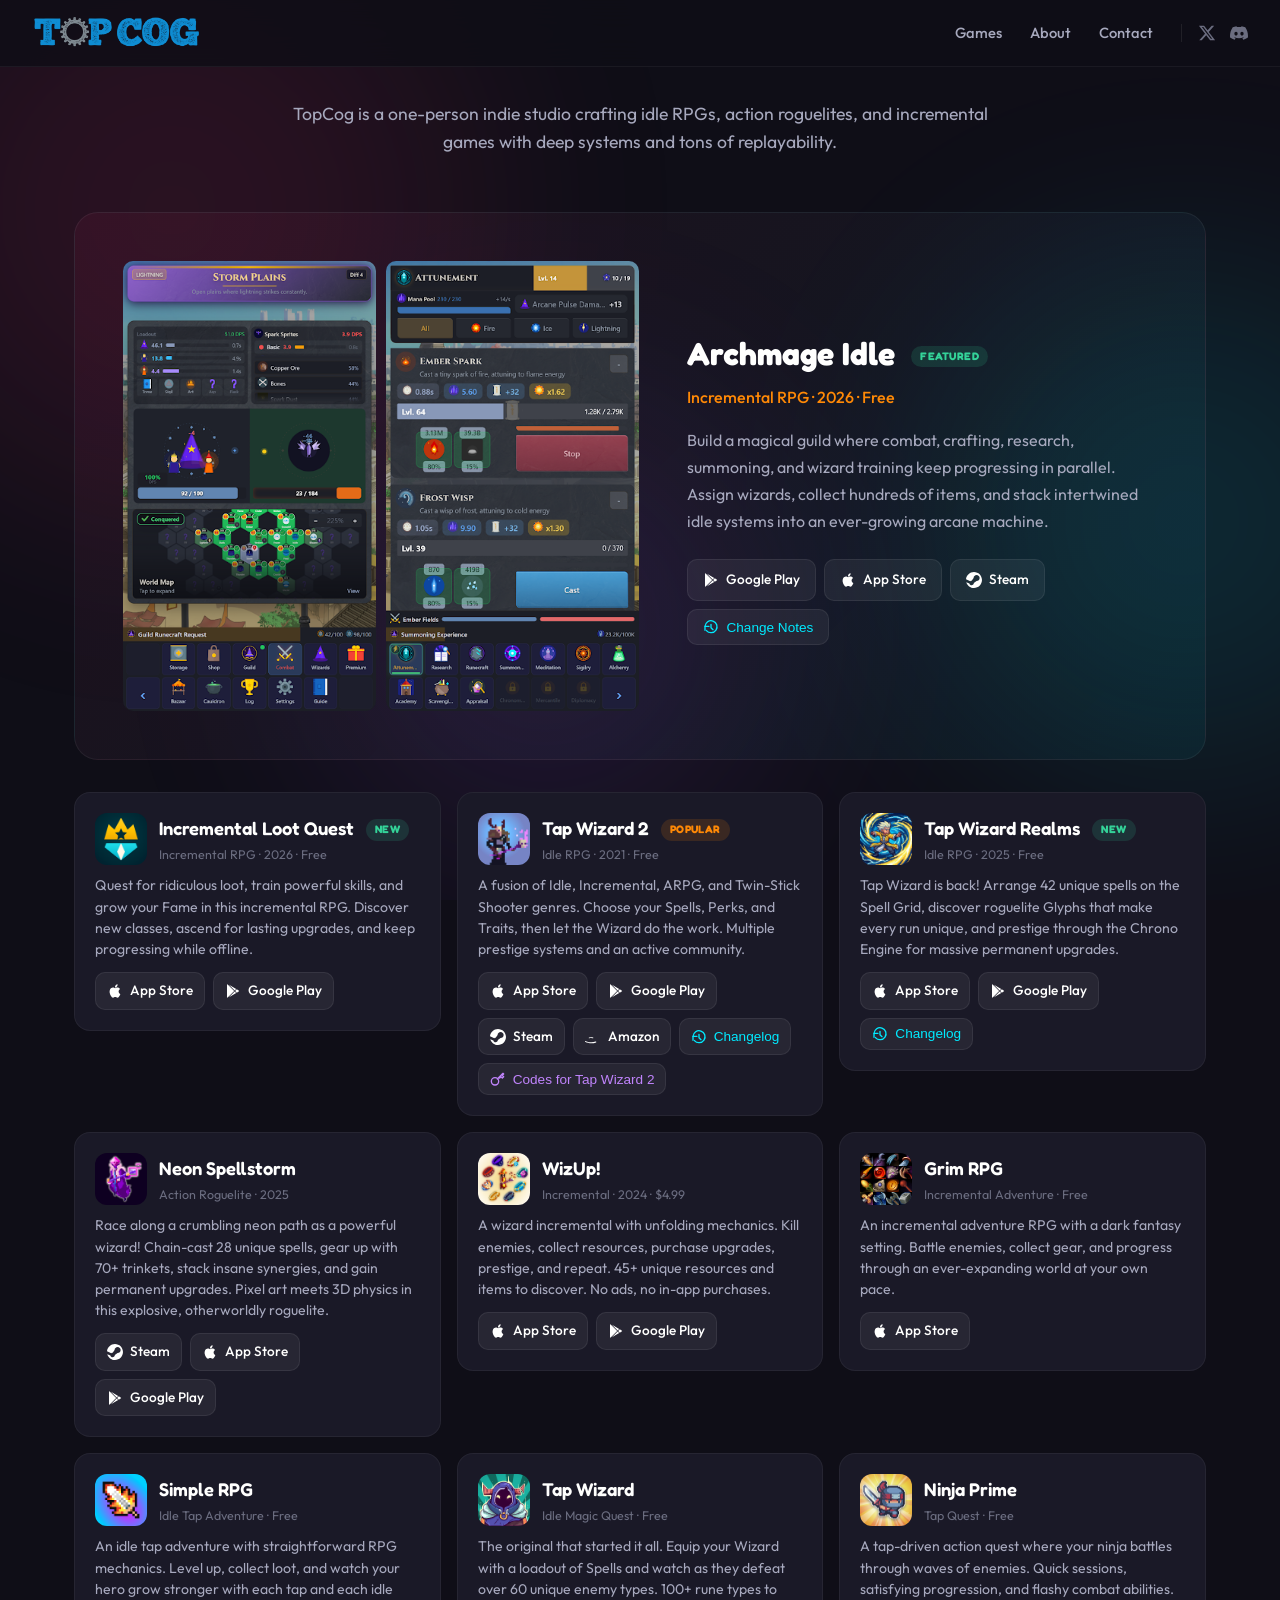
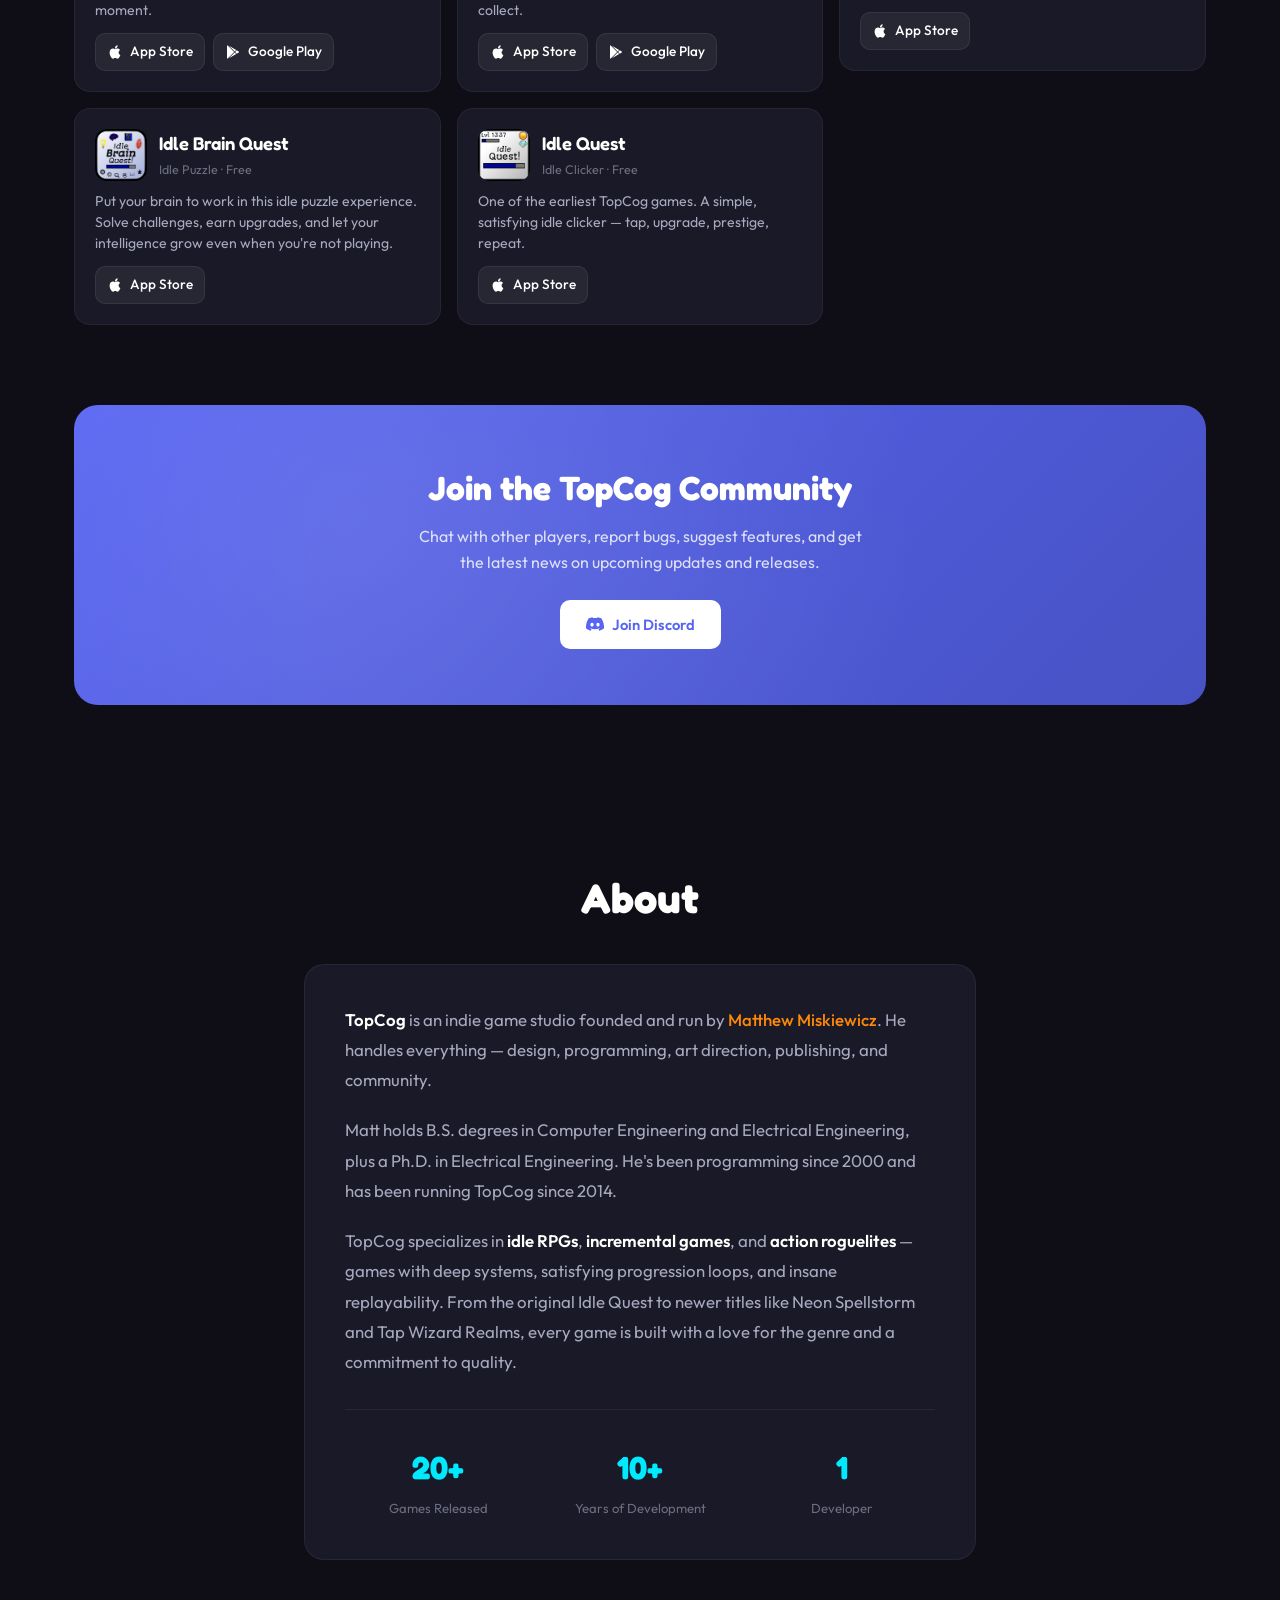
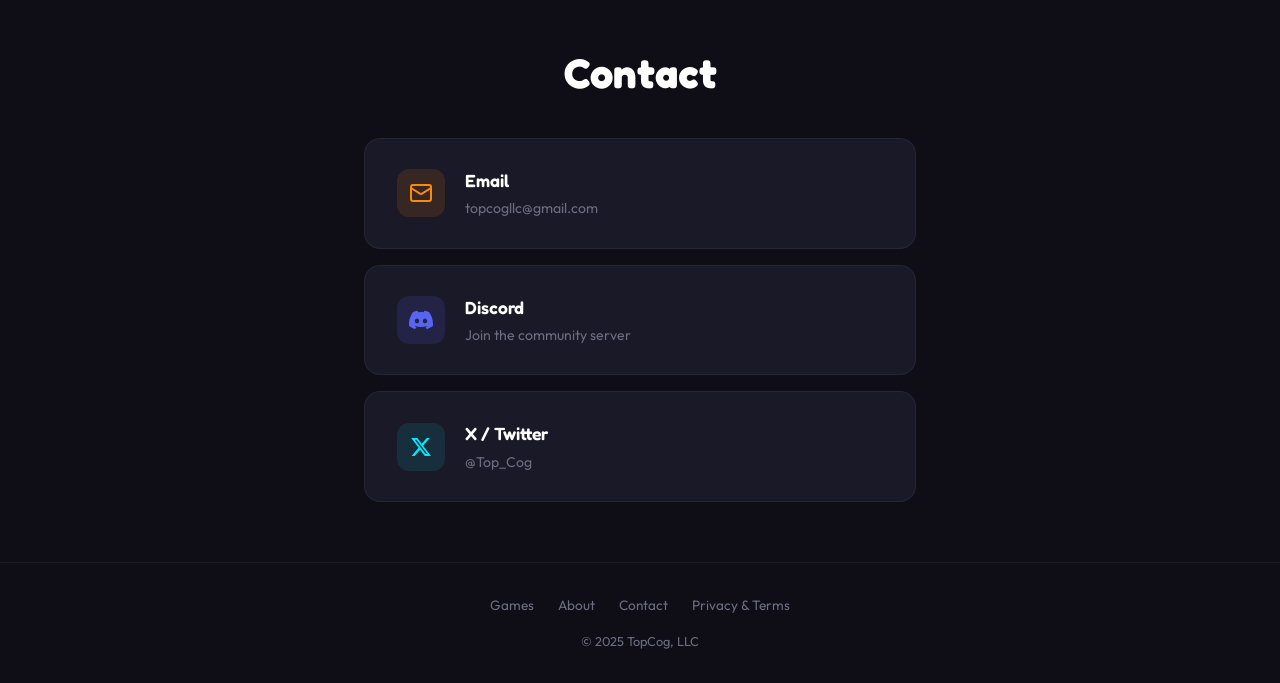
<file: index.html>
<!DOCTYPE html>
<html lang="en">
<head>
<meta charset="UTF-8">
<meta name="google-site-verification" content="r4DJf7RZ-D36KethTKG48yCAUgzx0GR0R7ix5H4F4Ow" />
<meta name="viewport" content="width=device-width, initial-scale=1.0">
<title>TopCog – Indie Game Studio</title>
<link rel="icon" type="image/png" href="/images/archmageidle-128.png">
<link rel="preconnect" href="https://fonts.googleapis.com">
<link href="https://fonts.googleapis.com/css2?family=Fredoka:wght@400;500;600;700&family=Outfit:wght@300;400;500;600;700&display=swap" rel="stylesheet">
<style>
*, *::before, *::after { margin: 0; padding: 0; box-sizing: border-box; }

:root {
  --bg-deep: #0f0e17;
  --bg-card: #1a1927;
  --bg-card-hover: #221f35;
  --accent-orange: #ff8906;
  --accent-pink: #e53170;
  --accent-cyan: #00eaff;
  --accent-purple: #a855f7;
  --accent-green: #34d399;
  --text-primary: #fffffe;
  --text-secondary: #a7a9be;
  --text-muted: #6b6d80;
  --radius: 16px;
  --radius-sm: 10px;
}

html { scroll-behavior: smooth; }

body {
  font-family: 'Outfit', sans-serif;
  background: var(--bg-deep);
  color: var(--text-primary);
  overflow-x: hidden;
  line-height: 1.6;
}

/* ========== ANIMATED BACKGROUND ========== */
.bg-effects {
  position: fixed; inset: 0; z-index: 0;
  pointer-events: none; overflow: hidden;
}
.bg-effects .orb {
  position: absolute; border-radius: 50%;
  filter: blur(120px); opacity: 0.12;
  animation: float 25s ease-in-out infinite;
}
.bg-effects .orb:nth-child(1) {
  width: 600px; height: 600px;
  background: var(--accent-pink);
  top: -10%; left: -10%;
}
.bg-effects .orb:nth-child(2) {
  width: 500px; height: 500px;
  background: var(--accent-cyan);
  top: 30%; right: -12%;
  animation-delay: -8s;
}
.bg-effects .orb:nth-child(3) {
  width: 450px; height: 450px;
  background: var(--accent-purple);
  bottom: 5%; left: 25%;
  animation-delay: -16s;
}
@keyframes float {
  0%, 100% { transform: translate(0, 0) scale(1); }
  33% { transform: translate(40px, -30px) scale(1.08); }
  66% { transform: translate(-30px, 25px) scale(0.95); }
}

/* ========== NAV ========== */
nav {
  position: fixed; top: 0; left: 0; right: 0; z-index: 100;
  padding: 14px 32px;
  display: flex; align-items: center; justify-content: space-between;
  background: rgba(15, 14, 23, 0.82);
  backdrop-filter: blur(24px);
  -webkit-backdrop-filter: blur(24px);
  border-bottom: 1px solid rgba(255,255,255,0.05);
}
.nav-logo {
  display: flex; align-items: center; gap: 12px;
  text-decoration: none;
}
.nav-logo img { height: 38px; width: auto; }
.nav-logo span {
  font-family: 'Fredoka', sans-serif;
  font-weight: 700; font-size: 1.35rem;
  color: var(--text-primary);
}
.nav-right {
  display: flex; align-items: center; gap: 28px;
}
.nav-right a {
  color: var(--text-secondary); text-decoration: none;
  font-weight: 500; font-size: 0.92rem;
  transition: color 0.2s;
}
.nav-right a:hover { color: var(--text-primary); }
.nav-social {
  display: flex; gap: 14px; align-items: center;
  padding-left: 16px;
  border-left: 1px solid rgba(255,255,255,0.08);
}
.nav-social a {
  color: var(--text-muted); transition: color 0.2s;
  display: flex; align-items: center;
}
.nav-social a:hover { color: var(--accent-cyan); }

.nav-toggle {
  display: none; background: none; border: none;
  color: var(--text-primary); cursor: pointer; font-size: 1.5rem;
}
@media (max-width: 768px) {
  nav { padding: 12px 20px; }
  .nav-toggle { display: block; }
  .nav-right {
    display: none; flex-direction: column; gap: 18px;
    position: absolute; top: 100%; left: 0; right: 0;
    background: rgba(15, 14, 23, 0.96);
    backdrop-filter: blur(24px);
    padding: 24px;
    border-bottom: 1px solid rgba(255,255,255,0.06);
  }
  .nav-right.open { display: flex; }
  .nav-social { border-left: none; padding-left: 0; padding-top: 8px; border-top: 1px solid rgba(255,255,255,0.06); }
}

/* ========== HERO ========== */
.hero {
  position: relative; z-index: 1;
  display: flex; flex-direction: column;
  align-items: center;
  text-align: center;
  padding: 100px 24px 16px;
}
.hero p {
  font-size: 1.1rem; color: var(--text-secondary);
  max-width: 700px;
  animation: fadeUp 0.6s ease both;
}
@keyframes fadeUp {
  from { opacity: 0; transform: translateY(20px); }
  to { opacity: 1; transform: translateY(0); }
}

/* ========== BUTTONS ========== */
.btn {
  display: inline-flex; align-items: center; gap: 8px;
  padding: 13px 26px; border-radius: var(--radius-sm);
  font-family: 'Outfit', sans-serif;
  font-weight: 600; font-size: 0.92rem;
  text-decoration: none; border: none;
  cursor: pointer; transition: all 0.25s;
}

/* ========== SECTIONS ========== */
.section {
  position: relative; z-index: 1;
  max-width: 1180px; margin: 0 auto;
  padding: 40px 24px;
}
.section-title {
  font-family: 'Fredoka', sans-serif;
  font-size: clamp(1.8rem, 4vw, 2.6rem);
  font-weight: 700; margin-bottom: 32px;
}

/* ========== FEATURED ========== */
.featured {
  display: grid; grid-template-columns: 1.1fr 1fr;
  gap: 48px; align-items: center;
  background: linear-gradient(135deg, rgba(229,49,112,0.07), rgba(0,234,255,0.05));
  border: 1px solid rgba(255,255,255,0.06);
  border-radius: 24px; padding: 48px;
  margin-bottom: 32px;
  transition: border-color 0.3s;
}
.featured:hover { border-color: rgba(255,255,255,0.1); }

.featured-screens {
  display: grid; grid-template-columns: repeat(2, 1fr); gap: 10px;
}
.featured-screens img {
  width: 100%; border-radius: var(--radius-sm);
  aspect-ratio: 9/16; object-fit: cover;
  transition: transform 0.3s;
}
.featured-screens img:hover { transform: scale(1.03); }

.featured-body h3 {
  font-family: 'Fredoka', sans-serif;
  font-size: 2rem; margin-bottom: 6px;
}
.featured-body .tagline {
  color: var(--accent-orange); font-weight: 500;
  margin-bottom: 16px; font-size: 1rem;
}
.featured-body p {
  color: var(--text-secondary); line-height: 1.7;
  margin-bottom: 24px;
}

@media (max-width: 860px) {
  .featured { grid-template-columns: 1fr; padding: 28px; gap: 28px; }
  .featured-screens { grid-template-columns: repeat(2, 1fr); gap: 8px; }
}

/* ========== STORE BADGES ========== */
.stores {
  display: flex; flex-wrap: wrap; gap: 8px;
}
.store {
  display: inline-flex; align-items: center; gap: 7px;
  padding: 9px 15px;
  background: rgba(255,255,255,0.06);
  border: 1px solid rgba(255,255,255,0.07);
  border-radius: var(--radius-sm);
  color: var(--text-primary); text-decoration: none;
  font-weight: 500; font-size: 0.85rem;
  transition: all 0.2s; white-space: nowrap;
}
.store:hover {
  background: rgba(255,255,255,0.1);
  border-color: rgba(255,255,255,0.14);
  transform: translateY(-2px);
}
.store-disabled,
.store-disabled:hover {
  color: var(--text-muted);
  cursor: default;
  opacity: 0.7;
  transform: none;
}
.store svg { width: 16px; height: 16px; flex-shrink: 0; }
.changelog-trigger {
  color: var(--accent-cyan);
}
.changelog-trigger:hover {
  color: var(--text-primary);
}
.codes-trigger {
  color: #c084fc;
}
.codes-trigger:hover {
  color: var(--text-primary);
}

/* ========== GAME CARDS ========== */
.game-grid {
  display: grid;
  grid-template-columns: repeat(auto-fill, minmax(330px, 1fr));
  gap: 16px;
  align-items: start;
}
@media (max-width: 500px) {
  .game-grid { grid-template-columns: 1fr; }
}
.game-card {
  background: var(--bg-card);
  border: 1px solid rgba(255,255,255,0.05);
  border-radius: var(--radius); padding: 20px;
  display: flex; flex-direction: column;
  transition: all 0.3s;
}
.game-card:hover {
  background: var(--bg-card-hover);
  border-color: rgba(255,255,255,0.1);
  transform: translateY(-4px);
  box-shadow: 0 16px 40px rgba(0,0,0,0.25);
}
.game-header {
  display: flex; align-items: center; gap: 12px;
  margin-bottom: 10px;
}
.game-icon {
  width: 52px; height: 52px;
  border-radius: 12px; object-fit: cover; flex-shrink: 0;
  background: var(--bg-deep);
}
.game-header-text h3 {
  font-family: 'Fredoka', sans-serif;
  font-size: 1.15rem; font-weight: 600;
}
.game-header-text .sub {
  font-size: 0.78rem; color: var(--text-muted); margin-top: 2px;
}

.tag {
  display: inline-block; padding: 2px 9px;
  border-radius: 100px; font-size: 0.68rem;
  font-weight: 700; text-transform: uppercase;
  letter-spacing: 0.04em; margin-left: 8px;
  vertical-align: middle;
}
.tag-new { background: rgba(52,211,153,0.14); color: var(--accent-green); }
.tag-popular { background: rgba(255,137,6,0.14); color: var(--accent-orange); }
.tag-free { background: rgba(0,234,255,0.14); color: var(--accent-cyan); }
.tag-paid { background: rgba(168,85,247,0.14); color: var(--accent-purple); }

.game-card p {
  color: var(--text-secondary); font-size: 0.88rem;
  margin-bottom: 12px; line-height: 1.5;
}
.game-card .stores { margin-top: auto; }
.game-card .store { padding: 7px 11px; }

/* ========== DISCORD CTA ========== */
.discord-section {
  position: relative; z-index: 1;
  max-width: 1180px; margin: 40px auto 0;
  padding: 0 24px 100px;
}
.discord-card {
  background: linear-gradient(135deg, #5865F2, #4752c4);
  border-radius: 24px; padding: 56px 48px;
  text-align: center; position: relative; overflow: hidden;
}
.discord-card::before {
  content: ''; position: absolute; inset: 0;
  background: radial-gradient(circle at 25% 40%, rgba(255,255,255,0.1), transparent 65%);
}
.discord-card h2 {
  font-family: 'Fredoka', sans-serif;
  font-size: clamp(1.5rem, 3vw, 2.1rem);
  margin-bottom: 10px; position: relative;
}
.discord-card p {
  color: rgba(255,255,255,0.8); max-width: 460px;
  margin: 0 auto 24px; position: relative; font-size: 1rem;
}
.discord-card .btn {
  position: relative; background: #fff; color: #5865F2;
}
.discord-card .btn:hover {
  transform: translateY(-2px);
  box-shadow: 0 8px 24px rgba(0,0,0,0.25);
}

/* ========== ABOUT ========== */
.about-section {
  position: relative; z-index: 1;
  max-width: 720px; margin: 0 auto;
  padding: 60px 24px;
}
.about-section .section-title { text-align: center; }
.about-card {
  background: var(--bg-card);
  border: 1px solid rgba(255,255,255,0.06);
  border-radius: 20px;
  padding: 40px;
}
.about-card p {
  color: var(--text-secondary);
  font-size: 1.05rem; line-height: 1.8;
  margin-bottom: 20px;
}
.about-card p:last-of-type { margin-bottom: 0; }
.about-card strong { color: var(--text-primary); font-weight: 600; }
.about-card .highlight { color: var(--accent-orange); font-weight: 500; }
.stats-row {
  display: grid; grid-template-columns: repeat(3, 1fr);
  gap: 16px; margin-top: 32px; padding-top: 32px;
  border-top: 1px solid rgba(255,255,255,0.06);
}
.stat { text-align: center; }
.stat .num {
  font-family: 'Fredoka', sans-serif;
  font-size: 2rem; font-weight: 700;
  color: var(--accent-cyan);
}
.stat .label {
  font-size: 0.82rem; color: var(--text-muted); margin-top: 4px;
}
@media (max-width: 500px) {
  .about-card { padding: 28px; }
  .stats-row { grid-template-columns: 1fr; gap: 20px; }
}

/* ========== CONTACT ========== */
.contact-section {
  position: relative; z-index: 1;
  max-width: 600px; margin: 0 auto;
  padding: 20px 24px 60px;
}
.contact-section .section-title { text-align: center; }
.contact-cards {
  display: flex; flex-direction: column; gap: 16px;
}
.contact-card {
  background: var(--bg-card);
  border: 1px solid rgba(255,255,255,0.06);
  border-radius: var(--radius);
  padding: 28px 32px;
  display: flex; align-items: center; gap: 20px;
  text-decoration: none; color: var(--text-primary);
  transition: all 0.3s;
}
.contact-card:hover {
  background: var(--bg-card-hover);
  border-color: rgba(255,255,255,0.1);
  transform: translateY(-3px);
  box-shadow: 0 12px 32px rgba(0,0,0,0.2);
}
.contact-icon {
  width: 48px; height: 48px; border-radius: 12px;
  display: flex; align-items: center; justify-content: center;
  flex-shrink: 0;
}
.contact-icon.email { background: rgba(255,137,6,0.12); color: var(--accent-orange); }
.contact-icon.discord { background: rgba(88,101,242,0.15); color: #5865F2; }
.contact-icon.twitter { background: rgba(0,234,255,0.1); color: var(--accent-cyan); }
.contact-card-text h3 {
  font-family: 'Fredoka', sans-serif;
  font-size: 1.1rem; font-weight: 600; margin-bottom: 2px;
}
.contact-card-text p { color: var(--text-muted); font-size: 0.88rem; }

/* ========== FOOTER ========== */
footer {
  position: relative; z-index: 1;
  border-top: 1px solid rgba(255,255,255,0.05);
  padding: 32px 24px;
  text-align: center;
}
footer .foot-links {
  display: flex; justify-content: center;
  gap: 24px; flex-wrap: wrap; margin-bottom: 14px;
}
footer .foot-links a {
  color: var(--text-muted); text-decoration: none;
  font-size: 0.85rem; transition: color 0.2s;
}
footer .foot-links a:hover { color: var(--text-secondary); }
footer .copy {
  color: var(--text-muted); font-size: 0.8rem;
}

/* ========== CHANGELOG MODAL ========== */
body.modal-open {
  overflow: hidden;
}
.changelog-modal {
  position: fixed;
  inset: 0;
  z-index: 300;
  display: none;
  align-items: center;
  justify-content: center;
  padding: 24px;
  background: rgba(15, 14, 23, 0.76);
  backdrop-filter: blur(18px);
  -webkit-backdrop-filter: blur(18px);
}
.changelog-modal.open {
  display: flex;
}
.changelog-dialog {
  width: min(760px, 100%);
  max-height: min(760px, calc(100vh - 48px));
  background: var(--bg-card);
  border: 1px solid rgba(255,255,255,0.1);
  border-radius: var(--radius);
  box-shadow: 0 24px 80px rgba(0,0,0,0.45);
  display: grid;
  grid-template-rows: auto minmax(0, 1fr);
  overflow: hidden;
}
.changelog-header {
  display: flex;
  align-items: center;
  justify-content: space-between;
  gap: 16px;
  padding: 20px 24px;
  border-bottom: 1px solid rgba(255,255,255,0.07);
}
.changelog-title {
  font-family: 'Fredoka', sans-serif;
  font-size: 1.35rem;
  font-weight: 700;
}
.changelog-close {
  width: 38px;
  height: 38px;
  border: 1px solid rgba(255,255,255,0.08);
  border-radius: var(--radius-sm);
  background: rgba(255,255,255,0.06);
  color: var(--text-secondary);
  cursor: pointer;
  display: inline-flex;
  align-items: center;
  justify-content: center;
  transition: all 0.2s;
}
.changelog-close:hover {
  background: rgba(255,255,255,0.1);
  color: var(--text-primary);
}
.changelog-list {
  min-height: 280px;
  max-height: calc(100vh - 154px);
  overflow-y: auto;
  padding: 22px 24px 28px;
}
.changelog-entry {
  display: grid;
  gap: 8px;
}
.changelog-entry + .changelog-entry {
  margin-top: 18px;
}
.changelog-date {
  color: var(--accent-orange);
  font-size: 0.78rem;
  font-weight: 700;
  letter-spacing: 0.04em;
  text-transform: uppercase;
}
.changelog-body {
  background: rgba(255,255,255,0.045);
  border: 1px solid rgba(255,255,255,0.07);
  border-radius: var(--radius-sm);
  color: var(--text-secondary);
  font-size: 0.92rem;
  line-height: 1.65;
  padding: 16px;
  white-space: pre-wrap;
  overflow-wrap: anywhere;
}
.changelog-empty {
  color: var(--text-muted);
  padding: 24px 0;
  text-align: center;
}
.codes-dialog {
  width: min(820px, 100%);
}
.codes-list {
  display: grid;
  gap: 16px;
}
.codes-intro {
  color: var(--text-secondary);
  font-size: 0.92rem;
  line-height: 1.65;
  padding: 0 2px 4px;
}
.codes-intro strong {
  color: var(--text-primary);
}
.code-entry {
  background: rgba(255,255,255,0.035);
  border: 1px solid rgba(255,255,255,0.075);
  border-radius: 14px;
  padding: 18px;
}
.code-entry-meta {
  display: flex;
  align-items: center;
  justify-content: space-between;
  gap: 12px;
  margin-bottom: 12px;
}
.code-entry-date {
  color: var(--accent-orange);
  font-size: 0.78rem;
  font-weight: 700;
  letter-spacing: 0.04em;
  text-transform: uppercase;
}
.code-status {
  border-radius: 100px;
  font-size: 0.68rem;
  font-weight: 700;
  letter-spacing: 0.05em;
  padding: 3px 9px;
  text-transform: uppercase;
}
.code-status-evergreen,
.code-status-active {
  background: rgba(52,211,153,0.12);
  color: var(--accent-green);
}
.code-status-expired {
  background: rgba(107,109,128,0.15);
  color: var(--text-muted);
}
.code-announcement {
  color: var(--text-secondary);
  font-size: 0.9rem;
  line-height: 1.6;
  margin-bottom: 12px;
}
.code-reward {
  align-items: center;
  background: rgba(255,137,6,0.09);
  border: 1px solid rgba(255,137,6,0.16);
  border-radius: 8px;
  color: var(--text-secondary);
  display: inline-flex;
  font-size: 0.78rem;
  gap: 6px;
  margin-bottom: 12px;
  padding: 5px 9px;
}
.code-reward strong {
  color: var(--accent-orange);
  font-weight: 700;
}
.code-riddle {
  background: rgba(15,14,23,0.48);
  border-left: 3px solid rgba(168,85,247,0.7);
  border-radius: 0 var(--radius-sm) var(--radius-sm) 0;
  color: var(--text-primary);
  font-size: 0.92rem;
  line-height: 1.65;
  margin-bottom: 14px;
  padding: 14px 16px;
  white-space: pre-wrap;
}
.code-reveals {
  display: grid;
  gap: 8px;
}
.code-reveal {
  background: rgba(168,85,247,0.075);
  border: 1px solid rgba(168,85,247,0.18);
  border-radius: var(--radius-sm);
  padding: 12px 14px;
}
.code-reveal-label {
  color: #c084fc;
  display: block;
  font-size: 0.68rem;
  font-weight: 700;
  letter-spacing: 0.06em;
  margin-bottom: 4px;
  text-transform: uppercase;
}
.code-reveal-text {
  color: var(--text-secondary);
  font-size: 0.88rem;
  line-height: 1.55;
}
.code-value-row {
  display: flex;
  align-items: center;
  justify-content: space-between;
  gap: 12px;
}
.code-value {
  color: var(--text-primary);
  font-family: ui-monospace, SFMono-Regular, Menlo, Monaco, Consolas, monospace;
  font-size: 1rem;
  font-weight: 700;
  overflow-wrap: anywhere;
}
.code-reveal-button,
.code-copy-button {
  border: 1px solid rgba(168,85,247,0.26);
  border-radius: 8px;
  background: rgba(168,85,247,0.12);
  color: #d8b4fe;
  cursor: pointer;
  font-family: 'Outfit', sans-serif;
  font-size: 0.8rem;
  font-weight: 600;
  padding: 8px 12px;
  transition: all 0.2s;
}
.code-reveal-button {
  margin-top: 10px;
}
.code-reveal-button:hover,
.code-copy-button:hover {
  background: rgba(168,85,247,0.2);
  border-color: rgba(168,85,247,0.4);
  color: var(--text-primary);
}
.code-note {
  color: var(--text-muted);
  font-size: 0.78rem;
  font-style: italic;
  line-height: 1.5;
  margin-top: 10px;
}
@media (max-width: 600px) {
  .changelog-modal {
    padding: 12px;
  }
  .changelog-dialog {
    max-height: calc(100vh - 24px);
  }
  .changelog-header {
    padding: 16px;
  }
  .changelog-list {
    padding: 18px 16px 22px;
    max-height: calc(100vh - 126px);
  }
  .code-entry {
    padding: 15px;
  }
  .code-value-row {
    align-items: flex-start;
    flex-direction: column;
  }
}

/* ========== SVG ICONS (inline) ========== */
.icon-apple, .icon-google, .icon-steam, .icon-amazon, .icon-discord { display: inline-flex; }
</style>
</head>
<body>

<div class="bg-effects">
  <div class="orb"></div>
  <div class="orb"></div>
  <div class="orb"></div>
</div>

<!-- ===== NAV ===== -->
<nav>
  <a class="nav-logo" href="#">
    <img src="images/logo.png" alt="TopCog Logo">
  </a>
  <button class="nav-toggle" onclick="document.querySelector('.nav-right').classList.toggle('open')" aria-label="Menu">&#9776;</button>
  <div class="nav-right">
    <a href="#games">Games</a>
    <a href="#about">About</a>
    <a href="#contact">Contact</a>
    <div class="nav-social">
      <a href="https://twitter.com/Top_Cog" target="_blank" rel="noopener" aria-label="X / Twitter">
        <svg width="18" height="18" viewBox="0 0 24 24" fill="currentColor"><path d="M18.244 2.25h3.308l-7.227 8.26 8.502 11.24H16.17l-5.214-6.817L4.99 21.75H1.68l7.73-8.835L1.254 2.25H8.08l4.713 6.231zm-1.161 17.52h1.833L7.084 4.126H5.117z"/></svg>
      </a>
      <a href="https://discord.gg/nCh7RGxVTR" target="_blank" rel="noopener" aria-label="Discord">
        <svg width="18" height="18" viewBox="0 0 24 24" fill="currentColor"><path d="M20.317 4.37a19.791 19.791 0 0 0-4.885-1.515.074.074 0 0 0-.079.037c-.21.375-.444.864-.608 1.25a18.27 18.27 0 0 0-5.487 0 12.64 12.64 0 0 0-.617-1.25.077.077 0 0 0-.079-.037A19.736 19.736 0 0 0 3.677 4.37a.07.07 0 0 0-.032.027C.533 9.046-.32 13.58.099 18.057a.082.082 0 0 0 .031.057 19.9 19.9 0 0 0 5.993 3.03.078.078 0 0 0 .084-.028 14.09 14.09 0 0 0 1.226-1.994.076.076 0 0 0-.041-.106 13.107 13.107 0 0 1-1.872-.892.077.077 0 0 1-.008-.128 10.2 10.2 0 0 0 .372-.292.074.074 0 0 1 .077-.01c3.928 1.793 8.18 1.793 12.062 0a.074.074 0 0 1 .078.01c.12.098.246.198.373.292a.077.077 0 0 1-.006.127 12.299 12.299 0 0 1-1.873.892.077.077 0 0 0-.041.107c.36.698.772 1.362 1.225 1.993a.076.076 0 0 0 .084.028 19.839 19.839 0 0 0 6.002-3.03.077.077 0 0 0 .032-.054c.5-5.177-.838-9.674-3.549-13.66a.061.061 0 0 0-.031-.03zM8.02 15.33c-1.183 0-2.157-1.085-2.157-2.419 0-1.333.956-2.419 2.157-2.419 1.21 0 2.176 1.095 2.157 2.42 0 1.333-.956 2.418-2.157 2.418zm7.975 0c-1.183 0-2.157-1.085-2.157-2.419 0-1.333.956-2.419 2.157-2.419 1.21 0 2.176 1.095 2.157 2.42 0 1.333-.946 2.418-2.157 2.418z"/></svg>
      </a>
    </div>
  </div>
</nav>

<!-- ===== HERO ===== -->
<section class="hero">
  <p>TopCog is a one-person indie studio crafting idle RPGs, action roguelites, and incremental games with deep systems and tons of replayability.</p>
</section>

<!-- ===== ALL GAMES ===== -->
<section class="section" id="games">

  <!-- ── FEATURED: Archmage Idle ── -->
  <div class="featured" data-game-id="archmage-idle" data-game-title="Archmage Idle" data-changelog-placeholder="true" data-changelog-label="Change Notes" data-changelog-empty="No change notes yet.">
    <div class="featured-screens">
      <img src="images/archmageidle-playstore-screenshot-1.png" alt="Archmage Idle mobile screenshot 1" loading="lazy">
      <img src="images/archmageidle-playstore-screenshot-2.png" alt="Archmage Idle mobile screenshot 2" loading="lazy">
    </div>
    <div class="featured-body">
      <h3>Archmage Idle <span class="tag tag-new">Featured</span></h3>
      <div class="tagline">Incremental RPG · 2026 · Free</div>
      <p>Build a magical guild where combat, crafting, research, summoning, and wizard training keep progressing in parallel. Assign wizards, collect hundreds of items, and stack intertwined idle systems into an ever-growing arcane machine.</p>
      <div class="stores">
        <a class="store" href="https://play.google.com/store/apps/details?id=com.topcog.archmageidle" target="_blank">
          <svg viewBox="0 0 24 24" fill="currentColor"><path d="M3.609 1.814L13.792 12 3.61 22.186a.996.996 0 0 1-.61-.92V2.734a1 1 0 0 1 .609-.92zm10.89 10.893l2.302 2.302-10.937 6.333 8.635-8.635zm3.199-3.199l2.807 1.626a1 1 0 0 1 0 1.732l-2.808 1.626L15.206 12l2.492-2.492zM5.864 2.658L16.8 8.99l-2.3 2.3-8.636-8.632z"/></svg>
          Google Play
        </a>
        <a class="store" href="https://apps.apple.com/us/app/archmage-idle/id6771789648" target="_blank">
          <svg viewBox="0 0 24 24" fill="currentColor"><path d="M18.71 19.5c-.83 1.24-1.71 2.45-3.05 2.47-1.34.03-1.77-.79-3.29-.79-1.53 0-2 .77-3.27.82-1.31.05-2.3-1.32-3.14-2.53C4.25 17 2.94 12.45 4.7 9.39c.87-1.52 2.43-2.48 4.12-2.51 1.28-.02 2.5.87 3.29.87.78 0 2.26-1.07 3.8-.91.65.03 2.47.26 3.64 1.98-.09.06-2.17 1.28-2.15 3.81.03 3.02 2.65 4.03 2.68 4.04-.03.07-.42 1.44-1.38 2.83M13 3.5c.73-.83 1.94-1.46 2.94-1.5.13 1.17-.34 2.35-1.04 3.19-.69.85-1.83 1.51-2.95 1.42-.15-1.15.41-2.35 1.05-3.11z"/></svg>
          App Store
        </a>
        <a class="store" href="https://store.steampowered.com/app/4557350/Archmage_Idle/?utm_source=tcwebsite" target="_blank">
          <svg viewBox="0 0 24 24" fill="currentColor"><path d="M11.979 0C5.678 0 .511 4.86.022 11.037l6.432 2.658c.545-.371 1.203-.59 1.912-.59.063 0 .125.004.188.006l2.861-4.142V8.91c0-2.495 2.028-4.524 4.524-4.524 2.494 0 4.524 2.031 4.524 4.527s-2.03 4.525-4.524 4.525h-.105l-4.076 2.911c0 .052.004.105.004.159 0 1.875-1.515 3.396-3.39 3.396-1.635 0-3.016-1.173-3.331-2.727L.436 15.27C1.862 20.307 6.486 24 11.979 24c6.627 0 11.999-5.373 11.999-12S18.605 0 11.979 0z"/></svg>
          Steam
        </a>
      </div>
    </div>
  </div>

  <!-- ── GAME GRID ── -->
  <div class="game-grid">

    <!-- Incremental Loot Quest (2026) -->
    <div class="game-card" data-game-id="incremental-loot-quest" data-game-title="Incremental Loot Quest">
      <div class="game-header">
        <img class="game-icon" src="images/incremental-loot-quest-128.png" alt="Incremental Loot Quest icon">
        <div class="game-header-text">
          <h3>Incremental Loot Quest <span class="tag tag-new">New</span></h3>
          <div class="sub">Incremental RPG · 2026 · Free</div>
        </div>
      </div>
      <p>Quest for ridiculous loot, train powerful skills, and grow your Fame in this incremental RPG. Discover new classes, ascend for lasting upgrades, and keep progressing while offline.</p>
      <div class="stores">
        <a class="store" href="https://apps.apple.com/us/app/incremental-loot-quest/id6800756842" target="_blank" rel="noopener">
          <svg viewBox="0 0 24 24" fill="currentColor"><path d="M18.71 19.5c-.83 1.24-1.71 2.45-3.05 2.47-1.34.03-1.77-.79-3.29-.79-1.53 0-2 .77-3.27.82-1.31.05-2.3-1.32-3.14-2.53C4.25 17 2.94 12.45 4.7 9.39c.87-1.52 2.43-2.48 4.12-2.51 1.28-.02 2.5.87 3.29.87.78 0 2.26-1.07 3.8-.91.65.03 2.47.26 3.64 1.98-.09.06-2.17 1.28-2.15 3.81.03 3.02 2.65 4.03 2.68 4.04-.03.07-.42 1.44-1.38 2.83M13 3.5c.73-.83 1.94-1.46 2.94-1.5.13 1.17-.34 2.35-1.04 3.19-.69.85-1.83 1.51-2.95 1.42-.15-1.15.41-2.35 1.05-3.11z"/></svg>
          App Store
        </a>
        <a class="store" href="https://play.google.com/store/apps/details?id=com.topcog.idlelootquesthd" target="_blank" rel="noopener">
          <svg viewBox="0 0 24 24" fill="currentColor"><path d="M3.609 1.814L13.792 12 3.61 22.186a.996.996 0 0 1-.61-.92V2.734a1 1 0 0 1 .609-.92zm10.89 10.893l2.302 2.302-10.937 6.333 8.635-8.635zm3.199-3.199l2.807 1.626a1 1 0 0 1 0 1.732l-2.808 1.626L15.206 12l2.492-2.492zM5.864 2.658L16.8 8.99l-2.3 2.3-8.636-8.632z"/></svg>
          Google Play
        </a>
      </div>
    </div>

    <!-- Tap Wizard 2 (2021) -->
    <div class="game-card" data-game-id="tap-wizard-2" data-game-title="Tap Wizard 2">
      <div class="game-header">
        <img class="game-icon" src="images/tw2-128.jpg" alt="Tap Wizard 2 icon">
        <div class="game-header-text">
          <h3>Tap Wizard 2 <span class="tag tag-popular">Popular</span></h3>
          <div class="sub">Idle RPG · 2021 · Free</div>
        </div>
      </div>
      <p>A fusion of Idle, Incremental, ARPG, and Twin-Stick Shooter genres. Choose your Spells, Perks, and Traits, then let the Wizard do the work. Multiple prestige systems and an active community.</p>
      <div class="stores">
        <a class="store" href="https://apps.apple.com/us/app/tap-wizard-2-idle-magic-game/id1596750535" target="_blank">
          <svg viewBox="0 0 24 24" fill="currentColor"><path d="M18.71 19.5c-.83 1.24-1.71 2.45-3.05 2.47-1.34.03-1.77-.79-3.29-.79-1.53 0-2 .77-3.27.82-1.31.05-2.3-1.32-3.14-2.53C4.25 17 2.94 12.45 4.7 9.39c.87-1.52 2.43-2.48 4.12-2.51 1.28-.02 2.5.87 3.29.87.78 0 2.26-1.07 3.8-.91.65.03 2.47.26 3.64 1.98-.09.06-2.17 1.28-2.15 3.81.03 3.02 2.65 4.03 2.68 4.04-.03.07-.42 1.44-1.38 2.83M13 3.5c.73-.83 1.94-1.46 2.94-1.5.13 1.17-.34 2.35-1.04 3.19-.69.85-1.83 1.51-2.95 1.42-.15-1.15.41-2.35 1.05-3.11z"/></svg>
          App Store
        </a>
        <a class="store" href="https://play.google.com/store/apps/details?id=com.topcog.tapwizard2" target="_blank">
          <svg viewBox="0 0 24 24" fill="currentColor"><path d="M3.609 1.814L13.792 12 3.61 22.186a.996.996 0 0 1-.61-.92V2.734a1 1 0 0 1 .609-.92zm10.89 10.893l2.302 2.302-10.937 6.333 8.635-8.635zm3.199-3.199l2.807 1.626a1 1 0 0 1 0 1.732l-2.808 1.626L15.206 12l2.492-2.492zM5.864 2.658L16.8 8.99l-2.3 2.3-8.636-8.632z"/></svg>
          Google Play
        </a>
        <a class="store" href="https://store.steampowered.com/app/1836550/Tap_Wizard_2/" target="_blank">
          <svg viewBox="0 0 24 24" fill="currentColor"><path d="M11.979 0C5.678 0 .511 4.86.022 11.037l6.432 2.658c.545-.371 1.203-.59 1.912-.59.063 0 .125.004.188.006l2.861-4.142V8.91c0-2.495 2.028-4.524 4.524-4.524 2.494 0 4.524 2.031 4.524 4.527s-2.03 4.525-4.524 4.525h-.105l-4.076 2.911c0 .052.004.105.004.159 0 1.875-1.515 3.396-3.39 3.396-1.635 0-3.016-1.173-3.331-2.727L.436 15.27C1.862 20.307 6.486 24 11.979 24c6.627 0 11.999-5.373 11.999-12S18.605 0 11.979 0z"/></svg>
          Steam
        </a>
        <a class="store" href="https://www.amazon.com/Tap-Wizard-Idle-Magic-Quest/dp/B09MJDCTLZ/" target="_blank">
          <svg viewBox="0 0 24 24" fill="currentColor"><path d="M.045 18.02c.072-.116.187-.124.348-.064 2.729 1.396 5.715 2.095 8.958 2.095 2.197 0 4.395-.395 6.593-1.186.328-.116.607-.064.837.157.164.148.225.348.195.601-.031.253-.143.42-.337.503-2.197.841-4.556 1.261-7.076 1.261-3.405 0-6.555-.745-9.449-2.236-.18-.093-.27-.238-.069-.131zm12.211-4.327c-.148.246-.38.319-.694.222a7.04 7.04 0 0 0-2.564-.445c-.844 0-1.633.135-2.37.408-.246.09-.463.09-.652-.004-.188-.093-.283-.256-.283-.489 0-.222.09-.381.27-.478a7.688 7.688 0 0 1 3.162-.64c1.13 0 2.14.198 3.028.593.152.067.245.178.283.334.037.156-.03.312-.18.5z"/></svg>
          Amazon
        </a>
      </div>
    </div>

    <!-- Tap Wizard Realms (2025) -->
    <div class="game-card" data-game-id="tap-wizard-realms" data-game-title="Tap Wizard Realms">
      <div class="game-header">
        <img class="game-icon" src="images/twr-128.jpg" alt="Tap Wizard Realms icon">
        <div class="game-header-text">
          <h3>Tap Wizard Realms <span class="tag tag-new">New</span></h3>
          <div class="sub">Idle RPG · 2025 · Free</div>
        </div>
      </div>
      <p>Tap Wizard is back! Arrange 42 unique spells on the Spell Grid, discover roguelite Glyphs that make every run unique, and prestige through the Chrono Engine for massive permanent upgrades.</p>
      <div class="stores">
        <a class="store" href="https://apps.apple.com/us/app/tap-wizard-realms/id6757723385" target="_blank">
          <svg viewBox="0 0 24 24" fill="currentColor"><path d="M18.71 19.5c-.83 1.24-1.71 2.45-3.05 2.47-1.34.03-1.77-.79-3.29-.79-1.53 0-2 .77-3.27.82-1.31.05-2.3-1.32-3.14-2.53C4.25 17 2.94 12.45 4.7 9.39c.87-1.52 2.43-2.48 4.12-2.51 1.28-.02 2.5.87 3.29.87.78 0 2.26-1.07 3.8-.91.65.03 2.47.26 3.64 1.98-.09.06-2.17 1.28-2.15 3.81.03 3.02 2.65 4.03 2.68 4.04-.03.07-.42 1.44-1.38 2.83M13 3.5c.73-.83 1.94-1.46 2.94-1.5.13 1.17-.34 2.35-1.04 3.19-.69.85-1.83 1.51-2.95 1.42-.15-1.15.41-2.35 1.05-3.11z"/></svg>
          App Store
        </a>
        <a class="store" href="https://play.google.com/store/apps/details?id=com.topcog.tapwizardrealms" target="_blank">
          <svg viewBox="0 0 24 24" fill="currentColor"><path d="M3.609 1.814L13.792 12 3.61 22.186a.996.996 0 0 1-.61-.92V2.734a1 1 0 0 1 .609-.92zm10.89 10.893l2.302 2.302-10.937 6.333 8.635-8.635zm3.199-3.199l2.807 1.626a1 1 0 0 1 0 1.732l-2.808 1.626L15.206 12l2.492-2.492zM5.864 2.658L16.8 8.99l-2.3 2.3-8.636-8.632z"/></svg>
          Google Play
        </a>
      </div>
    </div>

    <!-- Neon Spellstorm (2025) -->
    <div class="game-card" data-game-id="neon-spellstorm" data-game-title="Neon Spellstorm">
      <div class="game-header">
        <img class="game-icon" src="images/neonspellstorm-128.jpg" alt="Neon Spellstorm icon">
        <div class="game-header-text">
          <h3>Neon Spellstorm</h3>
          <div class="sub">Action Roguelite · 2025</div>
        </div>
      </div>
      <p>Race along a crumbling neon path as a powerful wizard! Chain-cast 28 unique spells, gear up with 70+ trinkets, stack insane synergies, and gain permanent upgrades. Pixel art meets 3D physics in this explosive, otherworldly roguelite.</p>
      <div class="stores">
        <a class="store" href="https://store.steampowered.com/app/3298080/Neon_Spellstorm/?utm_source=tcwebsite" target="_blank">
          <svg viewBox="0 0 24 24" fill="currentColor"><path d="M11.979 0C5.678 0 .511 4.86.022 11.037l6.432 2.658c.545-.371 1.203-.59 1.912-.59.063 0 .125.004.188.006l2.861-4.142V8.91c0-2.495 2.028-4.524 4.524-4.524 2.494 0 4.524 2.031 4.524 4.527s-2.03 4.525-4.524 4.525h-.105l-4.076 2.911c0 .052.004.105.004.159 0 1.875-1.515 3.396-3.39 3.396-1.635 0-3.016-1.173-3.331-2.727L.436 15.27C1.862 20.307 6.486 24 11.979 24c6.627 0 11.999-5.373 11.999-12S18.605 0 11.979 0z"/></svg>
          Steam
        </a>
        <a class="store" href="https://apps.apple.com/us/app/neon-spellstorm/id6746943645" target="_blank">
          <svg viewBox="0 0 24 24" fill="currentColor"><path d="M18.71 19.5c-.83 1.24-1.71 2.45-3.05 2.47-1.34.03-1.77-.79-3.29-.79-1.53 0-2 .77-3.27.82-1.31.05-2.3-1.32-3.14-2.53C4.25 17 2.94 12.45 4.7 9.39c.87-1.52 2.43-2.48 4.12-2.51 1.28-.02 2.5.87 3.29.87.78 0 2.26-1.07 3.8-.91.65.03 2.47.26 3.64 1.98-.09.06-2.17 1.28-2.15 3.81.03 3.02 2.65 4.03 2.68 4.04-.03.07-.42 1.44-1.38 2.83M13 3.5c.73-.83 1.94-1.46 2.94-1.5.13 1.17-.34 2.35-1.04 3.19-.69.85-1.83 1.51-2.95 1.42-.15-1.15.41-2.35 1.05-3.11z"/></svg>
          App Store
        </a>
        <a class="store" href="https://play.google.com/store/apps/details?id=com.topcog.neonspellstorm" target="_blank">
          <svg viewBox="0 0 24 24" fill="currentColor"><path d="M3.609 1.814L13.792 12 3.61 22.186a.996.996 0 0 1-.61-.92V2.734a1 1 0 0 1 .609-.92zm10.89 10.893l2.302 2.302-10.937 6.333 8.635-8.635zm3.199-3.199l2.807 1.626a1 1 0 0 1 0 1.732l-2.808 1.626L15.206 12l2.492-2.492zM5.864 2.658L16.8 8.99l-2.3 2.3-8.636-8.632z"/></svg>
          Google Play
        </a>
      </div>
    </div>

    <!-- WizUp! (2024) -->
    <div class="game-card" data-game-id="wizup" data-game-title="WizUp!">
      <div class="game-header">
        <img class="game-icon" src="images/wizup-128.jpg" alt="WizUp! icon">
        <div class="game-header-text">
          <h3>WizUp!</h3>
          <div class="sub">Incremental · 2024 · $4.99</div>
        </div>
      </div>
      <p>A wizard incremental with unfolding mechanics. Kill enemies, collect resources, purchase upgrades, prestige, and repeat. 45+ unique resources and items to discover. No ads, no in-app purchases.</p>
      <div class="stores">
        <a class="store" href="https://apps.apple.com/us/app/wizup/id6478612783" target="_blank">
          <svg viewBox="0 0 24 24" fill="currentColor"><path d="M18.71 19.5c-.83 1.24-1.71 2.45-3.05 2.47-1.34.03-1.77-.79-3.29-.79-1.53 0-2 .77-3.27.82-1.31.05-2.3-1.32-3.14-2.53C4.25 17 2.94 12.45 4.7 9.39c.87-1.52 2.43-2.48 4.12-2.51 1.28-.02 2.5.87 3.29.87.78 0 2.26-1.07 3.8-.91.65.03 2.47.26 3.64 1.98-.09.06-2.17 1.28-2.15 3.81.03 3.02 2.65 4.03 2.68 4.04-.03.07-.42 1.44-1.38 2.83M13 3.5c.73-.83 1.94-1.46 2.94-1.5.13 1.17-.34 2.35-1.04 3.19-.69.85-1.83 1.51-2.95 1.42-.15-1.15.41-2.35 1.05-3.11z"/></svg>
          App Store
        </a>
        <a class="store" href="https://play.google.com/store/apps/details?id=com.topcog.wizup" target="_blank">
          <svg viewBox="0 0 24 24" fill="currentColor"><path d="M3.609 1.814L13.792 12 3.61 22.186a.996.996 0 0 1-.61-.92V2.734a1 1 0 0 1 .609-.92zm10.89 10.893l2.302 2.302-10.937 6.333 8.635-8.635zm3.199-3.199l2.807 1.626a1 1 0 0 1 0 1.732l-2.808 1.626L15.206 12l2.492-2.492zM5.864 2.658L16.8 8.99l-2.3 2.3-8.636-8.632z"/></svg>
          Google Play
        </a>
      </div>
    </div>

    <!-- Grim RPG -->
    <div class="game-card" data-game-id="grim-rpg" data-game-title="Grim RPG">
      <div class="game-header">
        <img class="game-icon" src="images/grim-128.png" alt="Grim RPG icon">
        <div class="game-header-text">
          <h3>Grim RPG</h3>
          <div class="sub">Incremental Adventure · Free</div>
        </div>
      </div>
      <p>An incremental adventure RPG with a dark fantasy setting. Battle enemies, collect gear, and progress through an ever-expanding world at your own pace.</p>
      <div class="stores">
        <a class="store" href="https://apps.apple.com/us/app/grim-rpg/id1551670378" target="_blank">
          <svg viewBox="0 0 24 24" fill="currentColor"><path d="M18.71 19.5c-.83 1.24-1.71 2.45-3.05 2.47-1.34.03-1.77-.79-3.29-.79-1.53 0-2 .77-3.27.82-1.31.05-2.3-1.32-3.14-2.53C4.25 17 2.94 12.45 4.7 9.39c.87-1.52 2.43-2.48 4.12-2.51 1.28-.02 2.5.87 3.29.87.78 0 2.26-1.07 3.8-.91.65.03 2.47.26 3.64 1.98-.09.06-2.17 1.28-2.15 3.81.03 3.02 2.65 4.03 2.68 4.04-.03.07-.42 1.44-1.38 2.83M13 3.5c.73-.83 1.94-1.46 2.94-1.5.13 1.17-.34 2.35-1.04 3.19-.69.85-1.83 1.51-2.95 1.42-.15-1.15.41-2.35 1.05-3.11z"/></svg>
          App Store
        </a>
      </div>
    </div>

    <!-- Simple RPG -->
    <div class="game-card" data-game-id="simple-rpg" data-game-title="Simple RPG">
      <div class="game-header">
        <img class="game-icon" src="images/srpg-128.png" alt="Simple RPG icon">
        <div class="game-header-text">
          <h3>Simple RPG</h3>
          <div class="sub">Idle Tap Adventure · Free</div>
        </div>
      </div>
      <p>An idle tap adventure with straightforward RPG mechanics. Level up, collect loot, and watch your hero grow stronger with each tap and each idle moment.</p>
      <div class="stores">
        <a class="store" href="https://apps.apple.com/us/app/simple-rpg-idle-tap-tapper/id1489959334" target="_blank">
          <svg viewBox="0 0 24 24" fill="currentColor"><path d="M18.71 19.5c-.83 1.24-1.71 2.45-3.05 2.47-1.34.03-1.77-.79-3.29-.79-1.53 0-2 .77-3.27.82-1.31.05-2.3-1.32-3.14-2.53C4.25 17 2.94 12.45 4.7 9.39c.87-1.52 2.43-2.48 4.12-2.51 1.28-.02 2.5.87 3.29.87.78 0 2.26-1.07 3.8-.91.65.03 2.47.26 3.64 1.98-.09.06-2.17 1.28-2.15 3.81.03 3.02 2.65 4.03 2.68 4.04-.03.07-.42 1.44-1.38 2.83M13 3.5c.73-.83 1.94-1.46 2.94-1.5.13 1.17-.34 2.35-1.04 3.19-.69.85-1.83 1.51-2.95 1.42-.15-1.15.41-2.35 1.05-3.11z"/></svg>
          App Store
        </a>
        <a class="store" href="https://play.google.com/store/apps/details?id=com.topcog.simplerpg" target="_blank">
          <svg viewBox="0 0 24 24" fill="currentColor"><path d="M3.609 1.814L13.792 12 3.61 22.186a.996.996 0 0 1-.61-.92V2.734a1 1 0 0 1 .609-.92zm10.89 10.893l2.302 2.302-10.937 6.333 8.635-8.635zm3.199-3.199l2.807 1.626a1 1 0 0 1 0 1.732l-2.808 1.626L15.206 12l2.492-2.492zM5.864 2.658L16.8 8.99l-2.3 2.3-8.636-8.632z"/></svg>
          Google Play
        </a>
      </div>
    </div>

    <!-- Tap Wizard (Original) -->
    <div class="game-card" data-game-id="tap-wizard" data-game-title="Tap Wizard">
      <div class="game-header">
        <img class="game-icon" src="images/tw-128.png" alt="Tap Wizard icon">
        <div class="game-header-text">
          <h3>Tap Wizard</h3>
          <div class="sub">Idle Magic Quest · Free</div>
        </div>
      </div>
      <p>The original that started it all. Equip your Wizard with a loadout of Spells and watch as they defeat over 60 unique enemy types. 100+ rune types to collect.</p>
      <div class="stores">
        <a class="store" href="https://apps.apple.com/us/app/tap-wizard-rpg-arcane-quest/id1369751082" target="_blank">
          <svg viewBox="0 0 24 24" fill="currentColor"><path d="M18.71 19.5c-.83 1.24-1.71 2.45-3.05 2.47-1.34.03-1.77-.79-3.29-.79-1.53 0-2 .77-3.27.82-1.31.05-2.3-1.32-3.14-2.53C4.25 17 2.94 12.45 4.7 9.39c.87-1.52 2.43-2.48 4.12-2.51 1.28-.02 2.5.87 3.29.87.78 0 2.26-1.07 3.8-.91.65.03 2.47.26 3.64 1.98-.09.06-2.17 1.28-2.15 3.81.03 3.02 2.65 4.03 2.68 4.04-.03.07-.42 1.44-1.38 2.83M13 3.5c.73-.83 1.94-1.46 2.94-1.5.13 1.17-.34 2.35-1.04 3.19-.69.85-1.83 1.51-2.95 1.42-.15-1.15.41-2.35 1.05-3.11z"/></svg>
          App Store
        </a>
        <a class="store" href="https://play.google.com/store/apps/details?id=com.topcog.tapwizardrpgarcanequest" target="_blank">
          <svg viewBox="0 0 24 24" fill="currentColor"><path d="M3.609 1.814L13.792 12 3.61 22.186a.996.996 0 0 1-.61-.92V2.734a1 1 0 0 1 .609-.92zm10.89 10.893l2.302 2.302-10.937 6.333 8.635-8.635zm3.199-3.199l2.807 1.626a1 1 0 0 1 0 1.732l-2.808 1.626L15.206 12l2.492-2.492zM5.864 2.658L16.8 8.99l-2.3 2.3-8.636-8.632z"/></svg>
          Google Play
        </a>
      </div>
    </div>

    <!-- Ninja Prime -->
    <div class="game-card" data-game-id="ninja-prime" data-game-title="Ninja Prime">
      <div class="game-header">
        <img class="game-icon" src="images/inp-128.png" alt="Ninja Prime icon">
        <div class="game-header-text">
          <h3>Ninja Prime</h3>
          <div class="sub">Tap Quest · Free</div>
        </div>
      </div>
      <p>A tap-driven action quest where your ninja battles through waves of enemies. Quick sessions, satisfying progression, and flashy combat abilities.</p>
      <div class="stores">
        <a class="store" href="https://apps.apple.com/us/app/ninja-prime-tap-quest/id1471002445" target="_blank">
          <svg viewBox="0 0 24 24" fill="currentColor"><path d="M18.71 19.5c-.83 1.24-1.71 2.45-3.05 2.47-1.34.03-1.77-.79-3.29-.79-1.53 0-2 .77-3.27.82-1.31.05-2.3-1.32-3.14-2.53C4.25 17 2.94 12.45 4.7 9.39c.87-1.52 2.43-2.48 4.12-2.51 1.28-.02 2.5.87 3.29.87.78 0 2.26-1.07 3.8-.91.65.03 2.47.26 3.64 1.98-.09.06-2.17 1.28-2.15 3.81.03 3.02 2.65 4.03 2.68 4.04-.03.07-.42 1.44-1.38 2.83M13 3.5c.73-.83 1.94-1.46 2.94-1.5.13 1.17-.34 2.35-1.04 3.19-.69.85-1.83 1.51-2.95 1.42-.15-1.15.41-2.35 1.05-3.11z"/></svg>
          App Store
        </a>
      </div>
    </div>

    <!-- Idle Brain Quest -->
    <div class="game-card" data-game-id="idle-brain-quest" data-game-title="Idle Brain Quest">
      <div class="game-header">
        <img class="game-icon" src="images/ibq-128.png" alt="Idle Brain Quest icon">
        <div class="game-header-text">
          <h3>Idle Brain Quest</h3>
          <div class="sub">Idle Puzzle · Free</div>
        </div>
      </div>
      <p>Put your brain to work in this idle puzzle experience. Solve challenges, earn upgrades, and let your intelligence grow even when you're not playing.</p>
      <div class="stores">
        <a class="store" href="https://apps.apple.com/us/app/idle-brain-quest/id990510613" target="_blank">
          <svg viewBox="0 0 24 24" fill="currentColor"><path d="M18.71 19.5c-.83 1.24-1.71 2.45-3.05 2.47-1.34.03-1.77-.79-3.29-.79-1.53 0-2 .77-3.27.82-1.31.05-2.3-1.32-3.14-2.53C4.25 17 2.94 12.45 4.7 9.39c.87-1.52 2.43-2.48 4.12-2.51 1.28-.02 2.5.87 3.29.87.78 0 2.26-1.07 3.8-.91.65.03 2.47.26 3.64 1.98-.09.06-2.17 1.28-2.15 3.81.03 3.02 2.65 4.03 2.68 4.04-.03.07-.42 1.44-1.38 2.83M13 3.5c.73-.83 1.94-1.46 2.94-1.5.13 1.17-.34 2.35-1.04 3.19-.69.85-1.83 1.51-2.95 1.42-.15-1.15.41-2.35 1.05-3.11z"/></svg>
          App Store
        </a>
      </div>
    </div>

    <!-- Idle Quest -->
    <div class="game-card" data-game-id="idle-quest" data-game-title="Idle Quest">
      <div class="game-header">
        <img class="game-icon" src="images/iq-128.png" alt="Idle Quest icon">
        <div class="game-header-text">
          <h3>Idle Quest</h3>
          <div class="sub">Idle Clicker · Free</div>
        </div>
      </div>
      <p>One of the earliest TopCog games. A simple, satisfying idle clicker — tap, upgrade, prestige, repeat.</p>
      <div class="stores">
        <a class="store" href="https://apps.apple.com/us/app/idle-quest/id949933004" target="_blank">
          <svg viewBox="0 0 24 24" fill="currentColor"><path d="M18.71 19.5c-.83 1.24-1.71 2.45-3.05 2.47-1.34.03-1.77-.79-3.29-.79-1.53 0-2 .77-3.27.82-1.31.05-2.3-1.32-3.14-2.53C4.25 17 2.94 12.45 4.7 9.39c.87-1.52 2.43-2.48 4.12-2.51 1.28-.02 2.5.87 3.29.87.78 0 2.26-1.07 3.8-.91.65.03 2.47.26 3.64 1.98-.09.06-2.17 1.28-2.15 3.81.03 3.02 2.65 4.03 2.68 4.04-.03.07-.42 1.44-1.38 2.83M13 3.5c.73-.83 1.94-1.46 2.94-1.5.13 1.17-.34 2.35-1.04 3.19-.69.85-1.83 1.51-2.95 1.42-.15-1.15.41-2.35 1.05-3.11z"/></svg>
          App Store
        </a>
      </div>
    </div>

  </div><!-- /game-grid -->
</section>

<!-- ===== DISCORD CTA ===== -->
<section class="discord-section">
  <div class="discord-card">
    <h2>Join the TopCog Community</h2>
    <p>Chat with other players, report bugs, suggest features, and get the latest news on upcoming updates and releases.</p>
    <a href="https://discord.gg/nCh7RGxVTR" target="_blank" class="btn">
      <svg width="18" height="18" viewBox="0 0 24 24" fill="currentColor"><path d="M20.317 4.37a19.791 19.791 0 0 0-4.885-1.515.074.074 0 0 0-.079.037c-.21.375-.444.864-.608 1.25a18.27 18.27 0 0 0-5.487 0 12.64 12.64 0 0 0-.617-1.25.077.077 0 0 0-.079-.037A19.736 19.736 0 0 0 3.677 4.37a.07.07 0 0 0-.032.027C.533 9.046-.32 13.58.099 18.057a.082.082 0 0 0 .031.057 19.9 19.9 0 0 0 5.993 3.03.078.078 0 0 0 .084-.028c.462-.63.874-1.295 1.226-1.994a.076.076 0 0 0-.041-.106 13.107 13.107 0 0 1-1.872-.892.077.077 0 0 1-.008-.128c.126-.094.252-.192.373-.292a.074.074 0 0 1 .077-.01c3.928 1.793 8.18 1.793 12.062 0a.074.074 0 0 1 .078.01c.12.098.246.198.373.292a.077.077 0 0 1-.006.127 12.3 12.3 0 0 1-1.873.892.077.077 0 0 0-.041.107c.36.698.772 1.362 1.225 1.993a.076.076 0 0 0 .084.028 19.839 19.839 0 0 0 6.002-3.03.077.077 0 0 0 .032-.054c.5-5.177-.838-9.674-3.549-13.66a.061.061 0 0 0-.031-.03zM8.02 15.33c-1.183 0-2.157-1.085-2.157-2.419s.956-2.419 2.157-2.419c1.21 0 2.176 1.095 2.157 2.42 0 1.333-.956 2.418-2.157 2.418zm7.975 0c-1.183 0-2.157-1.085-2.157-2.419s.956-2.419 2.157-2.419c1.21 0 2.176 1.095 2.157 2.42 0 1.333-.946 2.418-2.157 2.418z"/></svg>
      Join Discord
    </a>
  </div>
</section>

<!-- ===== ABOUT ===== -->
<section class="about-section" id="about">
  <h2 class="section-title">About</h2>
  <div class="about-card">
    <p><strong>TopCog</strong> is an indie game studio founded and run by <span class="highlight">Matthew Miskiewicz</span>. He handles everything — design, programming, art direction, publishing, and community.</p>
    <p>Matt holds B.S. degrees in Computer Engineering and Electrical Engineering, plus a Ph.D. in Electrical Engineering. He's been programming since 2000 and has been running TopCog since 2014.</p>
    <p>TopCog specializes in <strong>idle RPGs</strong>, <strong>incremental games</strong>, and <strong>action roguelites</strong> — games with deep systems, satisfying progression loops, and insane replayability. From the original Idle Quest to newer titles like Neon Spellstorm and Tap Wizard Realms, every game is built with a love for the genre and a commitment to quality.</p>
    <div class="stats-row">
      <div class="stat">
        <div class="num">20+</div>
        <div class="label">Games Released</div>
      </div>
      <div class="stat">
        <div class="num">10+</div>
        <div class="label">Years of Development</div>
      </div>
      <div class="stat">
        <div class="num">1</div>
        <div class="label">Developer</div>
      </div>
    </div>
  </div>
</section>

<!-- ===== CONTACT ===== -->
<section class="contact-section" id="contact">
  <h2 class="section-title">Contact</h2>
  <div class="contact-cards">
    <a class="contact-card" href="mailto:topcogllc@gmail.com">
      <div class="contact-icon email">
        <svg width="24" height="24" viewBox="0 0 24 24" fill="none" stroke="currentColor" stroke-width="2" stroke-linecap="round" stroke-linejoin="round"><rect width="20" height="16" x="2" y="4" rx="2"/><path d="m22 7-8.97 5.7a1.94 1.94 0 0 1-2.06 0L2 7"/></svg>
      </div>
      <div class="contact-card-text">
        <h3>Email</h3>
        <p>topcogllc@gmail.com</p>
      </div>
    </a>
    <a class="contact-card" href="https://discord.gg/nCh7RGxVTR" target="_blank" rel="noopener">
      <div class="contact-icon discord">
        <svg width="24" height="24" viewBox="0 0 24 24" fill="currentColor"><path d="M20.317 4.37a19.791 19.791 0 0 0-4.885-1.515.074.074 0 0 0-.079.037c-.21.375-.444.864-.608 1.25a18.27 18.27 0 0 0-5.487 0 12.64 12.64 0 0 0-.617-1.25.077.077 0 0 0-.079-.037A19.736 19.736 0 0 0 3.677 4.37a.07.07 0 0 0-.032.027C.533 9.046-.32 13.58.099 18.057a.082.082 0 0 0 .031.057 19.9 19.9 0 0 0 5.993 3.03.078.078 0 0 0 .084-.028c.462-.63.874-1.295 1.226-1.994a.076.076 0 0 0-.041-.106 13.107 13.107 0 0 1-1.872-.892.077.077 0 0 1-.008-.128c.126-.094.252-.192.373-.292a.074.074 0 0 1 .077-.01c3.928 1.793 8.18 1.793 12.062 0a.074.074 0 0 1 .078.01c.12.098.246.198.373.292a.077.077 0 0 1-.006.127 12.3 12.3 0 0 1-1.873.892.077.077 0 0 0-.041.107c.36.698.772 1.362 1.225 1.993a.076.076 0 0 0 .084.028 19.839 19.839 0 0 0 6.002-3.03.077.077 0 0 0 .032-.054c.5-5.177-.838-9.674-3.549-13.66a.061.061 0 0 0-.031-.03zM8.02 15.33c-1.183 0-2.157-1.085-2.157-2.419s.956-2.419 2.157-2.419c1.21 0 2.176 1.095 2.157 2.42 0 1.333-.956 2.418-2.157 2.418zm7.975 0c-1.183 0-2.157-1.085-2.157-2.419s.956-2.419 2.157-2.419c1.21 0 2.176 1.095 2.157 2.42 0 1.333-.946 2.418-2.157 2.418z"/></svg>
      </div>
      <div class="contact-card-text">
        <h3>Discord</h3>
        <p>Join the community server</p>
      </div>
    </a>
    <a class="contact-card" href="https://twitter.com/Top_Cog" target="_blank" rel="noopener">
      <div class="contact-icon twitter">
        <svg width="22" height="22" viewBox="0 0 24 24" fill="currentColor"><path d="M18.244 2.25h3.308l-7.227 8.26 8.502 11.24H16.17l-5.214-6.817L4.99 21.75H1.68l7.73-8.835L1.254 2.25H8.08l4.713 6.231zm-1.161 17.52h1.833L7.084 4.126H5.117z"/></svg>
      </div>
      <div class="contact-card-text">
        <h3>X / Twitter</h3>
        <p>@Top_Cog</p>
      </div>
    </a>
  </div>
</section>

<!-- ===== FOOTER ===== -->
<footer>
  <div class="foot-links">
    <a href="#games">Games</a>
    <a href="#about">About</a>
    <a href="#contact">Contact</a>
    <a href="/privacy-policy-and-terms-of-service/">Privacy &amp; Terms</a>
  </div>
  <div class="copy">&copy; 2025 TopCog, LLC</div>
</footer>

<div class="changelog-modal" data-changelog-modal aria-hidden="true">
  <div class="changelog-dialog" role="dialog" aria-modal="true" aria-labelledby="changelog-title">
    <div class="changelog-header">
      <h2 class="changelog-title" id="changelog-title">Changelog</h2>
      <button class="changelog-close" type="button" data-changelog-close aria-label="Close changelog">
        <svg width="18" height="18" viewBox="0 0 24 24" fill="none" stroke="currentColor" stroke-width="2.2" stroke-linecap="round" stroke-linejoin="round"><path d="M18 6 6 18"/><path d="m6 6 12 12"/></svg>
      </button>
    </div>
    <div class="changelog-list" data-changelog-list tabindex="0"></div>
  </div>
</div>

<div class="changelog-modal" data-codes-modal aria-hidden="true">
  <div class="changelog-dialog codes-dialog" role="dialog" aria-modal="true" aria-labelledby="codes-title" aria-describedby="codes-intro">
    <div class="changelog-header">
      <h2 class="changelog-title" id="codes-title">Codes for Tap Wizard 2</h2>
      <button class="changelog-close" type="button" data-codes-close aria-label="Close Tap Wizard 2 codes">
        <svg width="18" height="18" viewBox="0 0 24 24" fill="none" stroke="currentColor" stroke-width="2.2" stroke-linecap="round" stroke-linejoin="round"><path d="M18 6 6 18"/><path d="m6 6 12 12"/></svg>
      </button>
    </div>
    <div class="changelog-list codes-list" data-codes-list tabindex="0"></div>
  </div>
</div>

<script src="data/changelogs.js?v=3.0.4"></script>
<script>
(() => {
  const changelogs = window.TOPCOG_CHANGELOGS || {};
  const modal = document.querySelector('[data-changelog-modal]');
  const title = document.getElementById('changelog-title');
  const list = document.querySelector('[data-changelog-list]');
  const closeButton = document.querySelector('[data-changelog-close]');
  let lastTrigger = null;

  const sortEntries = (entries) => [...entries].sort((a, b) => {
    const left = Date.parse(a.date || '');
    const right = Date.parse(b.date || '');
    return (Number.isNaN(right) ? 0 : right) - (Number.isNaN(left) ? 0 : left);
  });

  const renderEntries = (entries, emptyMessage = 'No changelog entries yet.') => {
    list.innerHTML = '';
    if (!entries.length) {
      const empty = document.createElement('p');
      empty.className = 'changelog-empty';
      empty.textContent = emptyMessage;
      list.append(empty);
      return;
    }

    sortEntries(entries).forEach((entry) => {
      const item = document.createElement('article');
      item.className = 'changelog-entry';

      const date = document.createElement('div');
      date.className = 'changelog-date';
      date.textContent = entry.displayDate || entry.date || 'Release note';

      const body = document.createElement('div');
      body.className = 'changelog-body';
      body.textContent = entry.body || '';

      item.append(date, body);
      list.append(item);
    });
  };

  const openChangelog = (game, trigger) => {
    lastTrigger = trigger;
    title.textContent = `${game.title} ${game.label}`;
    renderEntries(game.entries, game.emptyMessage);
    modal.classList.add('open');
    modal.setAttribute('aria-hidden', 'false');
    document.body.classList.add('modal-open');
    requestAnimationFrame(() => {
      list.scrollTop = 0;
      closeButton.focus();
    });
  };

  const closeChangelog = () => {
    modal.classList.remove('open');
    modal.setAttribute('aria-hidden', 'true');
    document.body.classList.remove('modal-open');
    if (lastTrigger) {
      lastTrigger.focus();
    }
  };

  document.querySelectorAll('[data-game-id]').forEach((gameEl) => {
    const id = gameEl.dataset.gameId;
    const entries = Array.isArray(changelogs[id]) ? changelogs[id] : [];
    const hasPlaceholder = gameEl.dataset.changelogPlaceholder === 'true';
    if (!entries.length && !hasPlaceholder) return;

    const stores = gameEl.querySelector('.stores');
    if (!stores) return;

    const label = gameEl.dataset.changelogLabel || 'Changelog';
    const button = document.createElement('button');
    button.className = 'store changelog-trigger';
    button.type = 'button';
    button.innerHTML = '<svg viewBox="0 0 24 24" fill="none" stroke="currentColor" stroke-width="2" stroke-linecap="round" stroke-linejoin="round" aria-hidden="true"><path d="M12 8v5l3 3"/><path d="M3.05 11a9 9 0 1 1 2.12 6.36"/><path d="M3 17v-6h6"/></svg>';
    const labelText = document.createElement('span');
    labelText.textContent = label;
    button.append(labelText);
    button.addEventListener('click', () => {
      openChangelog({
        title: gameEl.dataset.gameTitle || 'Game',
        entries,
        label,
        emptyMessage: gameEl.dataset.changelogEmpty || 'No changelog entries yet.'
      }, button);
    });
    stores.append(button);
  });

  closeButton.addEventListener('click', closeChangelog);
  modal.addEventListener('click', (event) => {
    if (event.target === modal) closeChangelog();
  });
  document.addEventListener('keydown', (event) => {
    if (event.key === 'Escape' && modal.classList.contains('open')) {
      closeChangelog();
    }
  });
})();
</script>
<script src="data/tap-wizard-2-codes.js?v=1.0.1"></script>
<script>
(() => {
  const entries = Array.isArray(window.TOPCOG_TAP_WIZARD_2_CODES)
    ? window.TOPCOG_TAP_WIZARD_2_CODES
    : [];
  const modal = document.querySelector('[data-codes-modal]');
  const list = document.querySelector('[data-codes-list]');
  const closeButton = document.querySelector('[data-codes-close]');
  const game = document.querySelector('[data-game-id="tap-wizard-2"]');
  let lastTrigger = null;

  if (!modal || !list || !closeButton || !game) return;

  const statusLabels = {
    active: 'Active',
    evergreen: 'Evergreen',
    expired: 'Expired'
  };

  const makeText = (tag, className, text) => {
    const element = document.createElement(tag);
    element.className = className;
    element.textContent = text;
    return element;
  };

  const copyCode = async (code, button) => {
    try {
      await navigator.clipboard.writeText(code);
      button.textContent = 'Copied!';
      window.setTimeout(() => { button.textContent = 'Copy'; }, 1400);
    } catch (error) {
      button.textContent = 'Select to copy';
    }
  };

  const renderEntries = () => {
    list.innerHTML = '';

    const intro = document.createElement('p');
    intro.className = 'codes-intro';
    intro.id = 'codes-intro';
    intro.innerHTML = '<strong>Solve at your own pace.</strong> Reveal hints one at a time, then reveal the exact code. Enter codes in the Vault with the spelling and punctuation shown. Statuses were last verified in June 2026.';
    list.append(intro);

    [...entries]
      .sort((a, b) => Date.parse(b.date || '') - Date.parse(a.date || ''))
      .forEach((entry) => {
        const article = document.createElement('article');
        article.className = 'code-entry';

        const meta = document.createElement('div');
        meta.className = 'code-entry-meta';
        meta.append(makeText('div', 'code-entry-date', entry.displayDate || entry.date || 'Code'));

        const status = entry.status || 'expired';
        meta.append(makeText('span', `code-status code-status-${status}`, statusLabels[status] || status));
        article.append(meta);

        if (entry.reward) {
          const reward = document.createElement('div');
          reward.className = 'code-reward';
          reward.innerHTML = '<strong>Reward</strong>';
          reward.append(document.createTextNode(entry.reward));
          article.append(reward);
        }

        if (entry.announcement) {
          article.append(makeText('p', 'code-announcement', entry.announcement));
        }
        if (entry.riddle) {
          article.append(makeText('div', 'code-riddle', entry.riddle));
        }

        const reveals = document.createElement('div');
        reveals.className = 'code-reveals';
        reveals.setAttribute('aria-live', 'polite');
        article.append(reveals);

        const stages = (entry.hints || []).map((hint, index) => ({
          label: `Hint ${index + 1}`,
          text: hint,
          isCode: false
        }));
        stages.push({ label: 'Code', text: entry.code, isCode: true });

        let stageIndex = 0;
        const revealButton = makeText(
          'button',
          'code-reveal-button',
          stages[0].isCode ? 'Show code' : 'Show hint 1'
        );
        revealButton.type = 'button';
        revealButton.addEventListener('click', () => {
          const stage = stages[stageIndex];
          const panel = document.createElement('div');
          panel.className = 'code-reveal';
          panel.append(makeText('span', 'code-reveal-label', stage.label));

          if (stage.isCode) {
            const valueRow = document.createElement('div');
            valueRow.className = 'code-value-row';
            valueRow.append(makeText('code', 'code-value', stage.text));
            const copyButton = makeText('button', 'code-copy-button', 'Copy');
            copyButton.type = 'button';
            copyButton.setAttribute('aria-label', `Copy code ${stage.text}`);
            copyButton.addEventListener('click', () => copyCode(stage.text, copyButton));
            valueRow.append(copyButton);
            panel.append(valueRow);
          } else {
            panel.append(makeText('div', 'code-reveal-text', stage.text));
          }

          reveals.append(panel);
          stageIndex += 1;

          if (stageIndex >= stages.length) {
            revealButton.remove();
            if (entry.note) article.append(makeText('p', 'code-note', entry.note));
          } else {
            const next = stages[stageIndex];
            revealButton.textContent = next.isCode ? 'Show code' : `Show hint ${stageIndex + 1}`;
          }
        });
        article.append(revealButton);
        list.append(article);
      });
  };

  const openCodes = (trigger) => {
    lastTrigger = trigger;
    renderEntries();
    modal.classList.add('open');
    modal.setAttribute('aria-hidden', 'false');
    document.body.classList.add('modal-open');
    requestAnimationFrame(() => {
      list.scrollTop = 0;
      closeButton.focus();
    });
  };

  const closeCodes = () => {
    modal.classList.remove('open');
    modal.setAttribute('aria-hidden', 'true');
    document.body.classList.remove('modal-open');
    if (lastTrigger) lastTrigger.focus();
  };

  const stores = game.querySelector('.stores');
  if (stores) {
    const trigger = document.createElement('button');
    trigger.className = 'store codes-trigger';
    trigger.type = 'button';
    trigger.innerHTML = '<svg viewBox="0 0 24 24" fill="none" stroke="currentColor" stroke-width="2" stroke-linecap="round" stroke-linejoin="round" aria-hidden="true"><circle cx="7.5" cy="15.5" r="5.5"/><path d="m11 12 8.5-8.5 1 1-2 2 2 2-2 2-2-2-2 2"/></svg><span>Codes for Tap Wizard 2</span>';
    trigger.addEventListener('click', () => openCodes(trigger));
    stores.append(trigger);
  }

  closeButton.addEventListener('click', closeCodes);
  modal.addEventListener('click', (event) => {
    if (event.target === modal) closeCodes();
  });
  document.addEventListener('keydown', (event) => {
    if (event.key === 'Escape' && modal.classList.contains('open')) closeCodes();
  });
})();
</script>

</body>
</html>
</file>
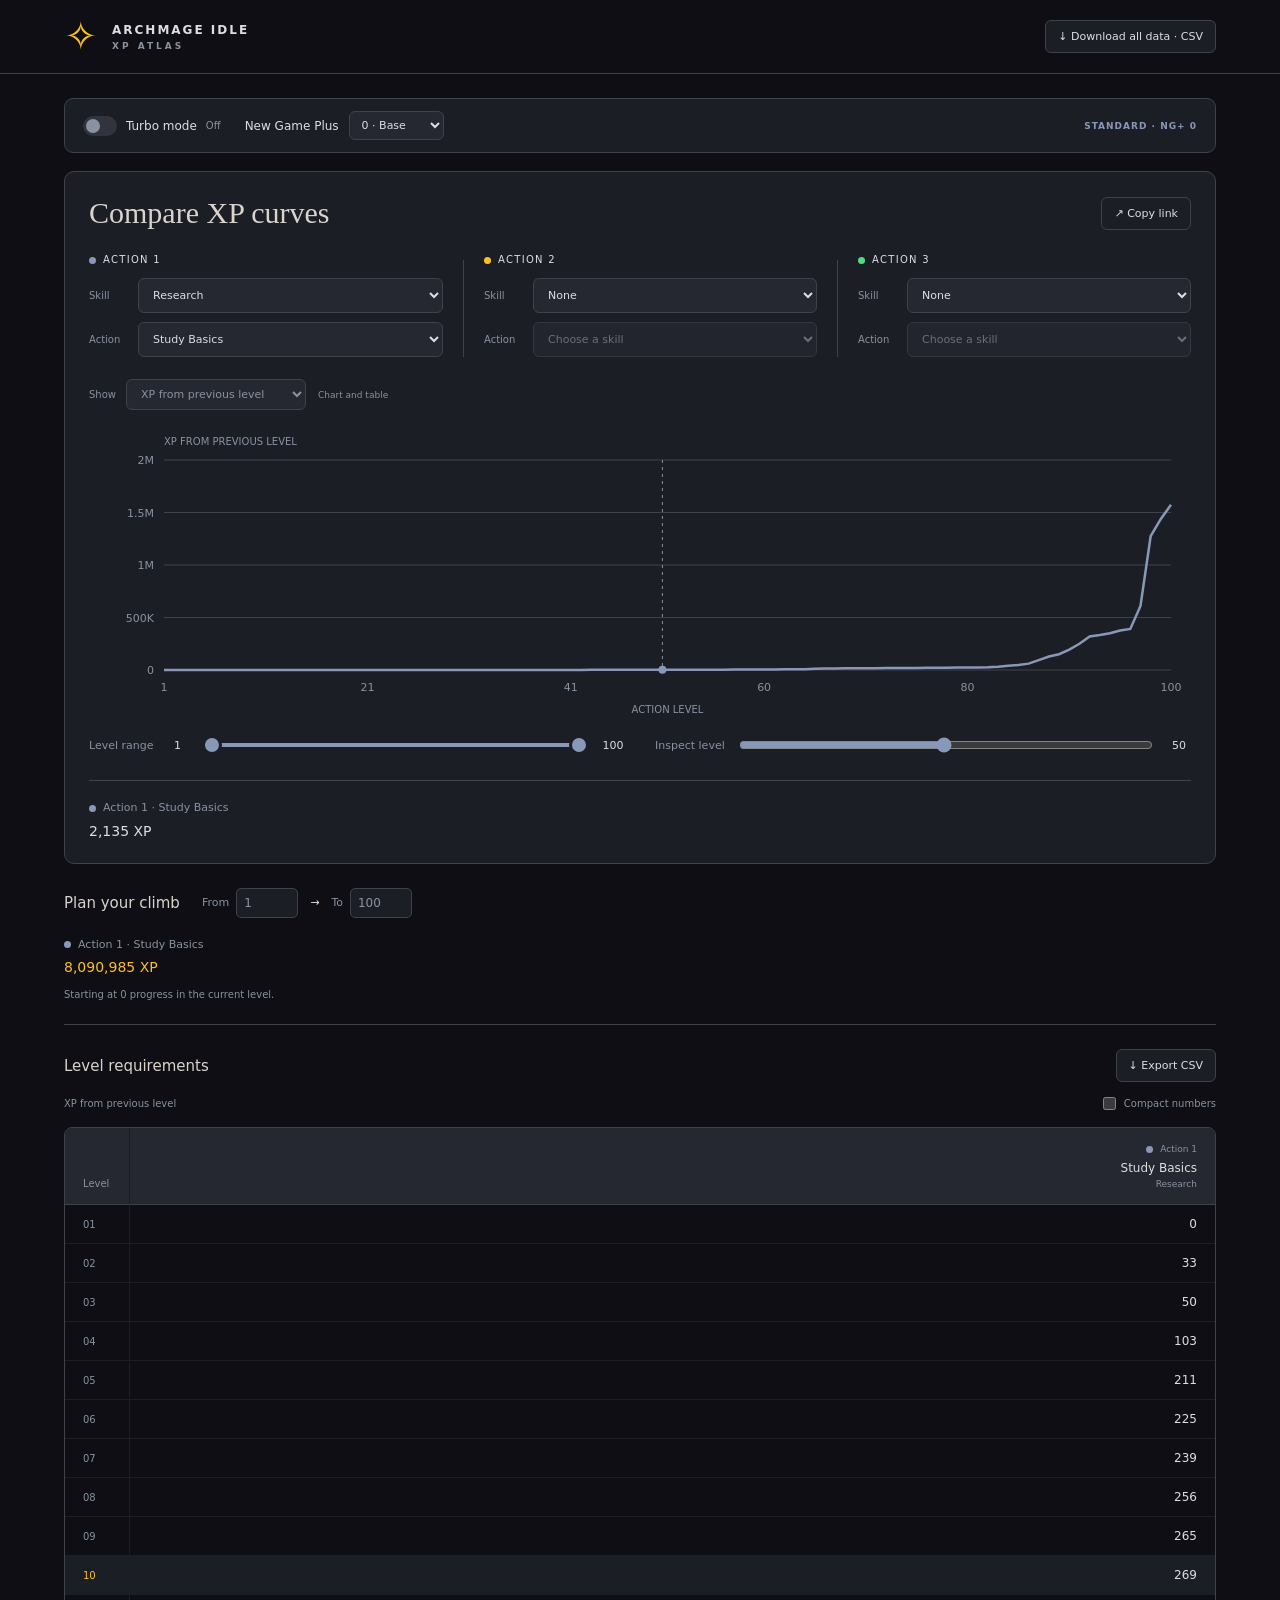
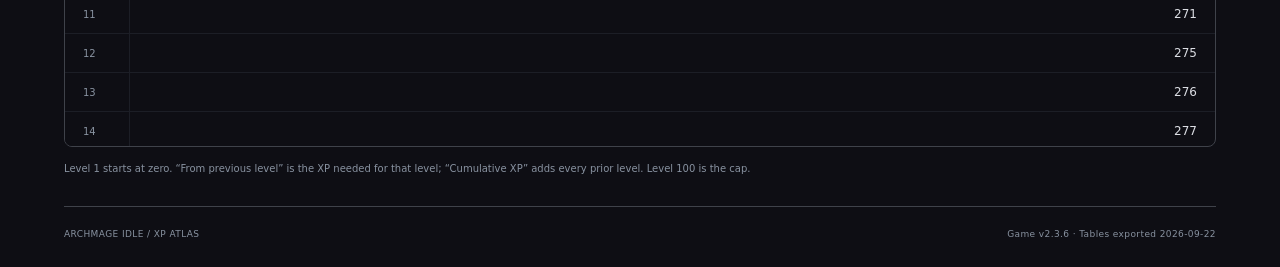
<file: archmageidleviewer/index.html>
<!doctype html>
<html lang="en">
<head>
  <meta charset="UTF-8">
  <meta name="viewport" content="width=device-width, initial-scale=1">
  <meta name="description" content="Compare Archmage Idle XP curves for levels 1–100, Standard and Turbo modes, and New Game Plus 0–6.">
  <title>XP Atlas · Archmage Idle</title>
  <link rel="stylesheet" href="./theme.css">
  <script type="module" crossorigin src="./assets/index-CShe_1Y4.js"></script>
  <link rel="stylesheet" crossorigin href="./assets/index-D3Yxhnn-.css">
</head>
<body>
  <header class="masthead">
    <a class="brand" href="./"><span class="brand-mark" aria-hidden="true">✧</span><span>ARCHMAGE IDLE<small>XP ATLAS</small></span></a>
    <button id="download-all" class="quiet" disabled>↓ Download all data · CSV</button>
  </header>
  <div class="page">
    <section class="settings" aria-label="Game settings">
      <label class="switch-label"><input id="turbo" type="checkbox" role="switch"><span class="switch" aria-hidden="true"></span><strong>Turbo mode</strong><span id="mode-label">Off</span></label>
      <label class="ng-label" for="ng-plus">New Game Plus <select id="ng-plus"><option value="0">0 · Base</option><option value="1">NG+ 1</option><option value="2">NG+ 2</option><option value="3">NG+ 3</option><option value="4">NG+ 4</option><option value="5">NG+ 5</option><option value="6">NG+ 6</option></select></label>
      <span class="scenario-badge" id="scenario-badge">STANDARD · NG+ 0</span>
    </section>
    <div id="loading" role="status">Opening the atlas…</div>
    <main id="workspace" hidden>
      <section class="xp-chart" aria-labelledby="chart-heading">
        <div class="chart-heading"><h1 id="chart-heading">Compare XP curves</h1><button id="share" class="quiet">↗ Copy link</button></div>
        <div class="chart-selectors">
          <fieldset><legend><i class="series-dot series-0"></i>Action 1</legend><label for="chart-skill-0">Skill</label><select id="chart-skill-0" aria-label="Action 1 skill"></select><label for="chart-action-0">Action</label><select id="chart-action-0" aria-label="Action 1 action"></select></fieldset>
          <fieldset><legend><i class="series-dot series-1"></i>Action 2</legend><label for="chart-skill-1">Skill</label><select id="chart-skill-1" aria-label="Action 2 skill"></select><label for="chart-action-1">Action</label><select id="chart-action-1" aria-label="Action 2 action"></select></fieldset>
          <fieldset><legend><i class="series-dot series-2"></i>Action 3</legend><label for="chart-skill-2">Skill</label><select id="chart-skill-2" aria-label="Action 3 skill"></select><label for="chart-action-2">Action</label><select id="chart-action-2" aria-label="Action 3 action"></select></fieldset>
        </div>
        <div class="chart-options"><label for="chart-metric">Show <select id="chart-metric"><option value="previous">XP from previous level</option><option value="total">Cumulative XP</option></select></label><span>Chart and table</span></div>
        <div class="chart-plot"><svg id="xp-chart-svg" viewBox="0 0 800 290" role="img" aria-label="XP requirements by action level"></svg></div>
        <div class="axis-controls">
          <div class="axis-range" role="group" aria-label="Chart level range"><span>Level range</span><output id="min-level-label" for="min-level">1</output><div class="dual-range"><div class="range-track"></div><div id="range-selection" class="range-selection"></div><input id="min-level" type="range" min="1" max="100" value="1" aria-label="Minimum action level"><input id="max-level" type="range" min="1" max="100" value="100" aria-label="Maximum action level"></div><output id="max-level-label" for="max-level">100</output></div>
          <div class="chart-inspector"><label for="chart-level">Inspect level</label><input id="chart-level" type="range" min="1" max="100" value="50"><output id="chart-level-label" for="chart-level">50</output></div>
        </div>
        <div id="chart-values" class="chart-values" aria-live="polite"></div>
      </section>
      <section class="planner" aria-labelledby="planner-heading">
        <div class="planner-controls"><h2 id="planner-heading">Plan your climb</h2><label>From <input id="from-level" type="number" min="1" max="100" value="1"></label><span aria-hidden="true">→</span><label>To <input id="to-level" type="number" min="1" max="100" value="100"></label></div>
        <div id="range-totals" class="action-totals" aria-live="polite"></div>
        <p class="helper-note">Starting at 0 progress in the current level.</p>
      </section>
      <section class="requirements" aria-labelledby="table-title">
        <div class="table-toolbar"><h2 id="table-title">Level requirements</h2><button id="export" class="quiet">↓ Export CSV</button></div>
        <div class="table-options"><span id="table-metric-label">XP from previous level</span><label class="compact-option"><input id="compact" type="checkbox"> Compact numbers</label></div>
        <div class="table-scroll" tabindex="0" role="region" aria-label="XP requirements table"><table><caption class="sr-only" id="table-caption"></caption><thead id="table-head"></thead><tbody id="table-body"></tbody></table></div>
        <p class="table-footnote">Level 1 starts at zero. “From previous level” is the XP needed for that level; “Cumulative XP” adds every prior level. Level 100 is the cap.</p>
      </section>
    </main>
    <footer><span>ARCHMAGE IDLE / XP ATLAS</span><span id="version"></span></footer>
  </div>
  <div id="toast" role="status" hidden></div>
</body>
</html>
</file>
<file: archmageidleviewer/theme.css>
:root{--page:#0e0e14;--surface:#1c1e26;--raised:#252830;--hover:#31343c;--line:#3f424a;--text:#dcdee4;--muted:#8892a0;--heading:#d8d4cc;--accent:#8898b8;--accentSoft:#8898b820;--gold:#fbbf24;--green:#4ade80}
</file>
<file: archmageidleviewer/assets/index-D3Yxhnn-.css>
*{box-sizing:border-box}[hidden]{display:none!important}:root{font-family:Inter,ui-sans-serif,system-ui,-apple-system,BlinkMacSystemFont,Segoe UI,sans-serif;color:var(--text);background:var(--page);font-synthesis:none;color-scheme:dark}body{margin:0}a{color:inherit;text-decoration:none}button,input,select{font:inherit;color:inherit}button,a,input,select{touch-action:manipulation}button,select{cursor:pointer}button:focus-visible,a:focus-visible,input:focus-visible,select:focus-visible,.table-scroll:focus-visible{outline:2px solid var(--gold);outline-offset:4px}button{border:0}.masthead{height:74px;border-bottom:1px solid var(--line);padding:0 max(24px,calc((100vw - 1152px)/2));display:flex;align-items:center;justify-content:space-between;gap:16px}.brand{display:flex;align-items:center;gap:12px;font-weight:700;letter-spacing:2px;font-size:12px}.brand small{display:block;font-size:9px;color:var(--muted);letter-spacing:3px;margin-top:4px}.brand-mark{font-family:Georgia,serif;font-size:40px;color:var(--gold)}.page{max-width:1200px;padding:0 24px;margin:auto}.settings{background:var(--surface);border:1px solid var(--line);border-radius:9px;display:flex;align-items:center;gap:24px;padding:12px 18px;margin:24px 0 18px}.switch-label{position:relative;display:flex;align-items:center;gap:9px;font-size:12px;cursor:pointer;white-space:nowrap}.switch-label strong{font-weight:500}.switch-label>input{position:absolute;z-index:1;cursor:pointer;margin:0;opacity:0;width:34px;height:20px}.switch{width:34px;height:20px;background:var(--hover);border-radius:20px;padding:3px;display:inline-flex;align-items:center;transition:background .15s}.switch:before{content:"";width:14px;height:14px;border-radius:50%;background:var(--muted);transition:transform .15s}.switch-label input:checked+.switch{background:var(--accent)}.switch-label input:checked+.switch:before{background:var(--page);transform:translate(14px)}.switch-label input:focus-visible+.switch{outline:2px solid var(--gold);outline-offset:4px}#mode-label{font-size:10px;color:var(--muted)}select{background:var(--raised);border:1px solid var(--line);border-radius:6px;padding:9px 24px 9px 10px;font-size:12px;max-width:100%}select:disabled{color:var(--muted);cursor:default}.ng-label{display:flex;align-items:center;gap:10px;font-size:12px;white-space:nowrap}.settings select{padding:6px 20px 6px 8px;font-size:11px}.scenario-badge{margin-left:auto;white-space:nowrap;color:var(--accent);font-size:9px;letter-spacing:1px;font-weight:600}.quiet{background:var(--surface);border:1px solid var(--line);border-radius:6px;padding:9px 12px;font-size:11px;white-space:nowrap;flex-shrink:0}.quiet:hover{background:var(--hover)}.quiet:disabled{cursor:progress;color:var(--muted)}h1{font:400 30px Georgia,serif;margin:0;color:var(--heading)}h2{font-size:15px;font-weight:500;margin:0;color:var(--heading)}.xp-chart{padding:24px;border:1px solid var(--line);border-radius:10px;background:var(--surface)}.chart-heading{display:flex;justify-content:space-between;align-items:center;gap:15px;margin-bottom:24px}.chart-selectors{display:grid;grid-template-columns:repeat(3,minmax(0,1fr));gap:20px}.chart-selectors fieldset{display:grid;grid-template-columns:40px minmax(0,1fr);gap:9px;align-items:center;border:0;padding:0;margin:0;min-width:0}.chart-selectors fieldset+fieldset{border-left:1px solid var(--line);padding-left:20px}.chart-selectors legend{padding:0;margin-bottom:13px;font-size:10px;letter-spacing:1.3px;text-transform:uppercase}.chart-selectors label{font-size:10px;color:var(--muted)}.chart-selectors select{width:100%;min-width:0;font-size:11px}.series-dot{display:inline-block;width:7px;height:7px;vertical-align:middle;border-radius:50%;margin-right:7px}.series-0{background:var(--accent)}.series-1{background:var(--gold)}.series-2{background:var(--green)}.chart-options{display:flex;align-items:center;gap:12px;margin-top:22px;font-size:10px;color:var(--muted)}.chart-options label{display:flex;align-items:center;gap:10px}.chart-options select{font-size:11px;padding-top:7px;padding-bottom:7px}.chart-options>span{font-size:9px}.chart-plot{margin-top:20px}#xp-chart-svg{display:block;width:100%;height:auto;touch-action:pan-y}.axis-controls{display:grid;grid-template-columns:1fr 1fr;gap:30px;margin-top:10px}.axis-range,.chart-inspector{display:flex;align-items:center;gap:12px;font-size:11px;color:var(--muted);min-width:0}.axis-range>span,.chart-inspector>label{white-space:nowrap}.axis-controls output{min-width:24px;color:var(--text);font-variant-numeric:tabular-nums;text-align:center;font-size:11px}.chart-inspector input{flex:1;min-width:0;accent-color:var(--accent)}.dual-range{position:relative;flex:1;min-width:80px;height:30px;margin:0 10px}.range-track,.range-selection{position:absolute;height:4px;top:13px;left:0;right:0;border-radius:4px;background:var(--line)}.range-selection{background:var(--accent)}.dual-range input{position:absolute;top:0;left:-10px;width:calc(100% + 20px);height:30px;margin:0;-moz-appearance:none;appearance:none;-webkit-appearance:none;background:transparent;pointer-events:none;border:0}.dual-range input::-webkit-slider-runnable-track{height:4px;background:transparent}.dual-range input::-moz-range-track{height:4px;background:transparent}.dual-range input::-webkit-slider-thumb{-moz-appearance:none;appearance:none;-webkit-appearance:none;pointer-events:auto;width:20px;height:20px;margin-top:-8px;border-radius:50%;background:var(--accent);border:3px solid var(--surface);cursor:ew-resize}.dual-range input::-moz-range-thumb{pointer-events:auto;width:14px;height:14px;border-radius:50%;background:var(--accent);border:3px solid var(--surface);cursor:ew-resize}.dual-range input:focus-visible{outline:none}.dual-range input:focus-visible::-webkit-slider-thumb{outline:2px solid var(--gold);outline-offset:2px}.dual-range input:focus-visible::-moz-range-thumb{outline:2px solid var(--gold);outline-offset:2px}.chart-values,.action-totals{display:grid;grid-template-columns:repeat(3,minmax(0,1fr));gap:20px}.chart-values{margin-top:20px;padding-top:18px;border-top:1px solid var(--line)}.chart-values span,.action-totals span{font-size:11px;color:var(--muted);display:block;line-height:1.6}.chart-values strong,.action-totals strong{display:block;font-size:14px;font-weight:500;margin-top:6px;overflow-wrap:anywhere;font-variant-numeric:tabular-nums}.planner{padding:24px 0;border-bottom:1px solid var(--line)}.planner-controls{display:flex;flex-wrap:wrap;align-items:center;gap:12px;font-size:11px;margin-bottom:18px}.planner-controls h2{margin-right:10px}.planner label{display:flex;align-items:center;gap:7px;color:var(--muted)}input[type=number]{width:62px;background:var(--surface);border:1px solid var(--line);border-radius:5px;padding:7px;font-size:12px}.action-totals strong{color:var(--gold)}.helper-note{color:var(--muted);font-size:10px;margin:14px 0 0}.table-toolbar{display:flex;align-items:center;justify-content:space-between;gap:12px;padding:24px 0 12px}.table-options{display:flex;align-items:center;justify-content:space-between;gap:10px;font-size:10px;color:var(--muted);margin-bottom:14px}.compact-option{display:flex;align-items:center;gap:5px;font-size:10px;color:var(--muted);white-space:nowrap}input[type=checkbox]{accent-color:var(--accent)}.table-scroll{max-height:620px;overflow:auto;border:1px solid var(--line);border-radius:8px;scrollbar-color:var(--hover) var(--surface)}table{width:100%;border-collapse:separate;border-spacing:0;font-size:12px;font-variant-numeric:tabular-nums;text-align:right}thead th{position:sticky;top:0;z-index:2;background:var(--raised);color:var(--muted);font-size:10px;font-weight:500;padding:15px 18px;border-bottom:1px solid var(--line);min-width:140px;vertical-align:bottom}thead th strong{display:block;color:var(--text);font-weight:500;font-size:12px;margin:7px 0 4px}thead th small{display:block;font-size:9px;color:var(--muted)}.column-slot{font-size:9px;white-space:nowrap}td,tbody th{padding:12px 18px;border-bottom:1px solid var(--surface);white-space:nowrap;font-weight:400}thead th:first-child,tbody th{min-width:55px;text-align:left;position:sticky;left:0;background:var(--page);border-right:1px solid var(--surface);font-size:10px;color:var(--muted);width:65px}thead th:first-child{background:var(--raised);z-index:3}tbody th{z-index:1}tr.milestone td,tr.milestone th{background:var(--surface)}tr.milestone th{color:var(--gold)}tbody tr:hover td,tbody tr:hover th{background:var(--raised)}.table-footnote{font-size:10px;line-height:1.8;color:var(--muted);margin:13px 0 0}footer{border-top:1px solid var(--line);margin-top:28px;padding:22px 0 28px;display:flex;gap:20px;justify-content:space-between;font-size:9px;color:var(--muted);letter-spacing:.4px}#loading{padding:60px;color:var(--muted);text-align:center}#toast{position:fixed;bottom:24px;left:50%;transform:translate(-50%);background:var(--raised);border:1px solid var(--line);padding:14px 22px;border-radius:8px;font-size:12px;z-index:5;max-width:90%;width:-moz-max-content;width:max-content}.sr-only{position:absolute;width:1px;height:1px;padding:0;margin:-1px;overflow:hidden;clip:rect(0,0,0,0);white-space:nowrap;border:0}@media(max-width:850px){.chart-selectors{gap:14px}.chart-selectors fieldset{grid-template-columns:1fr;gap:7px}.chart-selectors fieldset+fieldset{padding-left:14px}.chart-selectors label{font-size:9px}.chart-selectors legend{margin-bottom:10px}.axis-controls{gap:20px}.scenario-badge{display:none}}@media(max-width:600px){.masthead{height:64px;padding:0 16px}.brand{font-size:10px;letter-spacing:1px;gap:7px}.brand small{font-size:8px;letter-spacing:2px}.brand-mark{font-size:32px}.masthead .quiet{font-size:9px;padding:9px}.page{padding:0 14px}.settings{margin:16px 0 14px;padding:10px 12px;gap:12px;flex-wrap:wrap}.switch-label{font-size:11px;gap:6px}.ng-label{font-size:10px;gap:6px;margin-left:auto}.settings select{font-size:10px;max-width:108px}#mode-label{display:none}.xp-chart{padding:16px}h1{font-size:24px}h2{font-size:14px}.chart-heading{gap:10px;margin-bottom:20px}.chart-heading .quiet{font-size:10px;padding:8px 9px}.chart-selectors{grid-template-columns:1fr;gap:14px}.chart-selectors fieldset{grid-template-columns:34px minmax(0,1fr);gap:7px}.chart-selectors fieldset+fieldset{border-left:0;padding-left:0;padding-top:3px}.chart-selectors legend{font-size:9px;margin-bottom:8px}.chart-selectors select{padding-top:8px;padding-bottom:8px}.chart-options{margin-top:18px;gap:9px}.chart-options label{gap:7px}.chart-options select{font-size:10px}.chart-options>span{font-size:8px}.chart-plot{margin-left:-14px;margin-right:-4px}.axis-controls{grid-template-columns:1fr;gap:12px}.axis-range,.chart-inspector{font-size:10px;gap:9px}.axis-range>span,.chart-inspector>label{width:65px}.chart-values,.action-totals{grid-template-columns:1fr;gap:12px}.chart-values>div,.action-totals>div{display:flex;align-items:center;justify-content:space-between;gap:12px}.chart-values span,.action-totals span{font-size:10px}.chart-values strong,.action-totals strong{font-size:12px;margin:0;white-space:nowrap}.planner-controls{gap:8px}.planner-controls h2{margin-right:auto}input[type=number]{width:53px}.table-toolbar{padding-top:22px;flex-wrap:nowrap}.table-toolbar .quiet{font-size:10px}.table-options,.compact-option{font-size:9px}thead th{min-width:96px;padding:10px}td,tbody th{padding:12px;font-size:11px}thead th strong{font-size:11px}.table-scroll{max-height:550px}footer{flex-direction:column;gap:10px}}@media(prefers-reduced-motion:reduce){*{transition:none!important;scroll-behavior:auto!important}}
</file>
